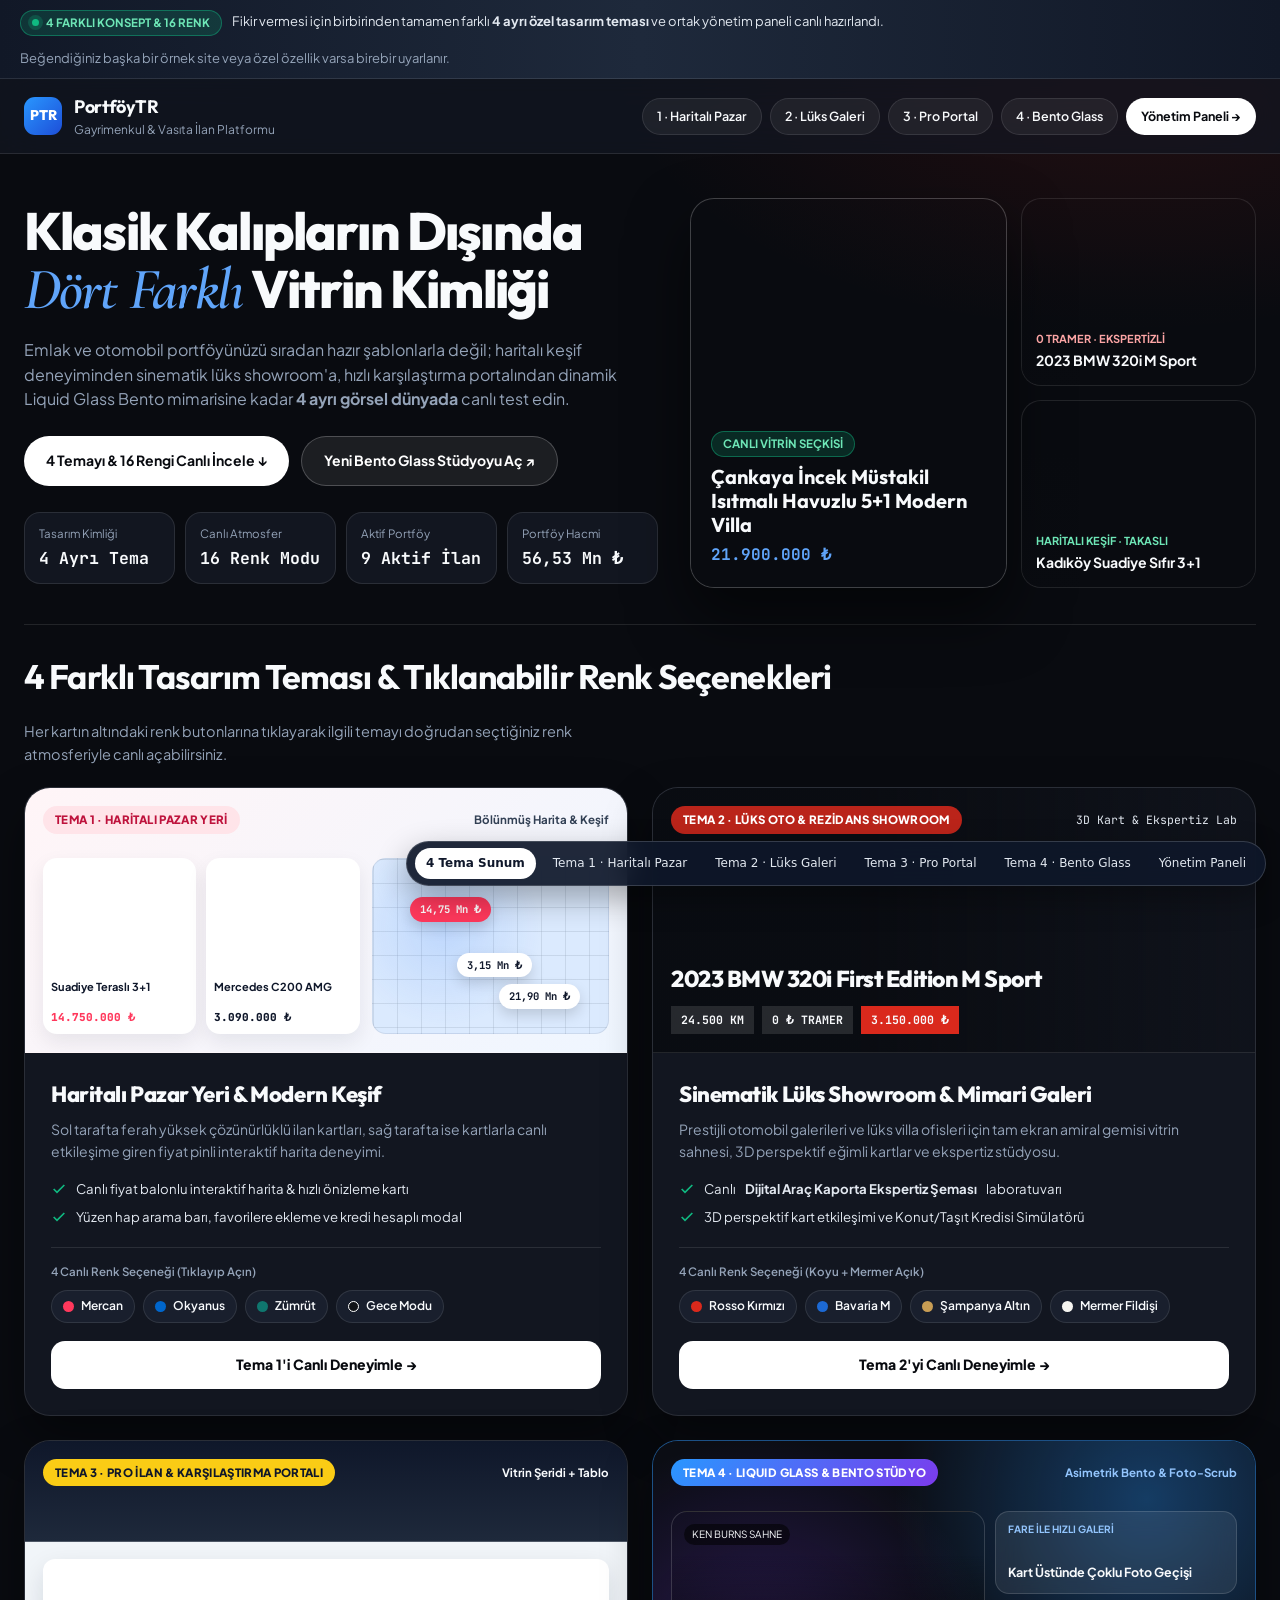
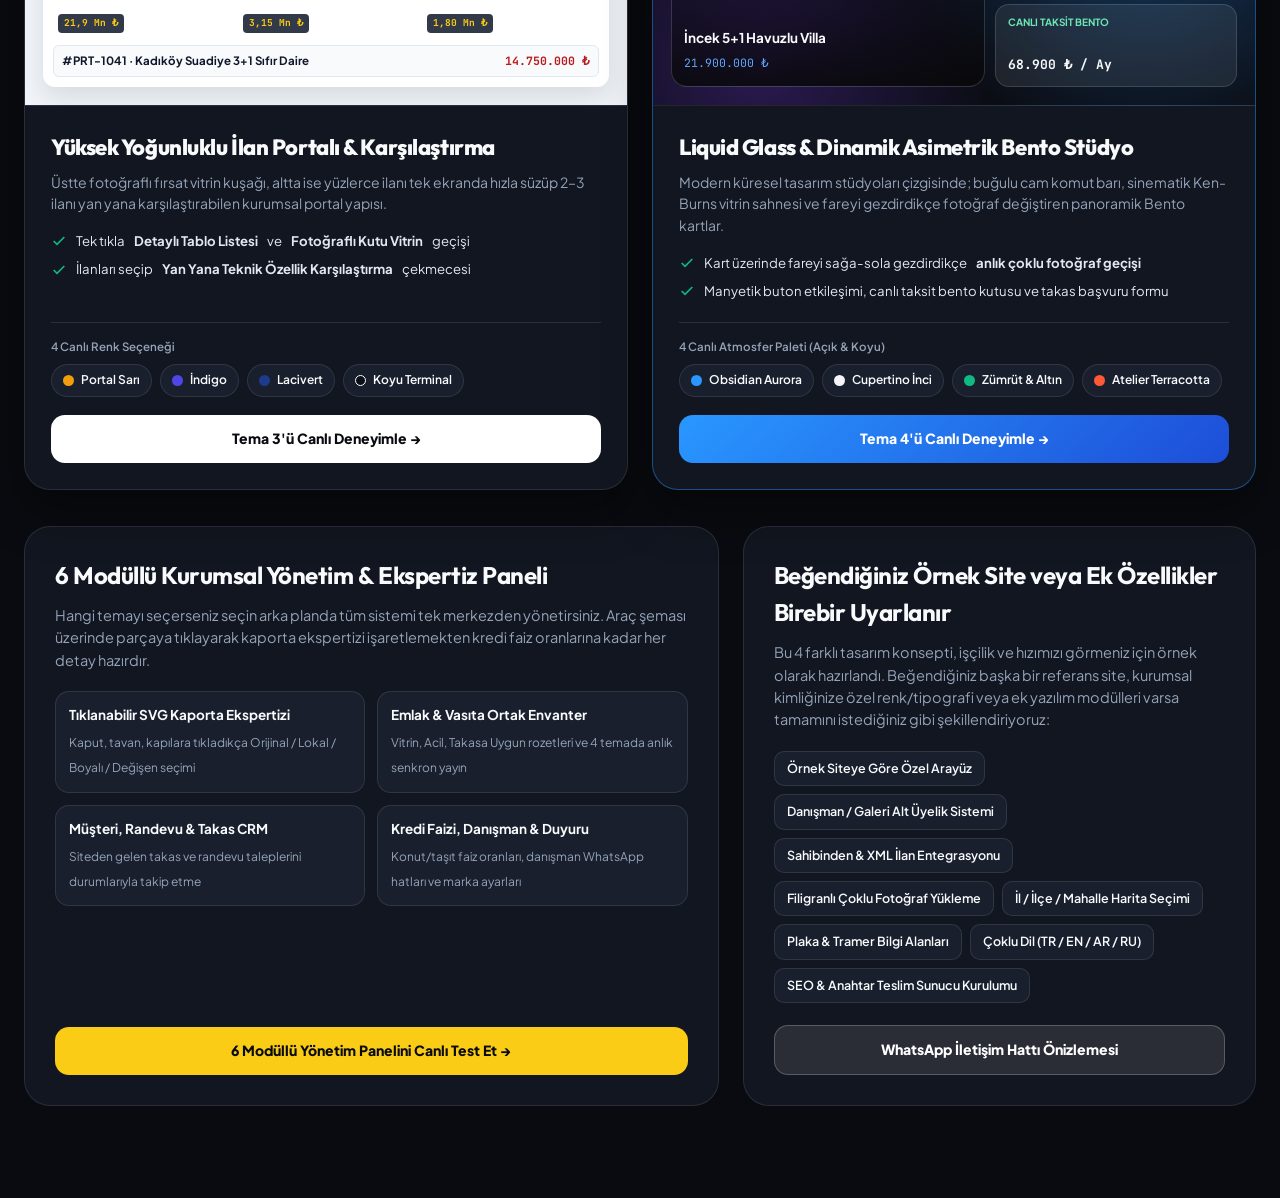
<file: index.html>
<!DOCTYPE html>
<html lang="tr">
<head>
  <meta charset="UTF-8" />
  <meta name="viewport" content="width=device-width, initial-scale=1.0" />
  <title>PortföyTR — 4 Farklı Profesyonel Tasarım Teması &amp; 16 Renk Seçeneği</title>
  <link rel="preconnect" href="https://fonts.googleapis.com" />
  <link rel="preconnect" href="https://fonts.gstatic.com" crossorigin />
  <link href="https://fonts.googleapis.com/css2?family=Cormorant+Garamond:ital,wght@1,600&family=JetBrains+Mono:wght@500;600;700&family=Outfit:wght@600;700;800&family=Plus+Jakarta+Sans:wght@400;500;600;700&display=swap" rel="stylesheet" />
  <style>
    :root {
      --bg: #090B10;
      --surface: #121620;
      --surface-2: #191F2D;
      --glass: rgba(18, 22, 32, 0.78);
      --line: rgba(255, 255, 255, 0.10);
      --line-strong: rgba(255, 255, 255, 0.22);
      --ink: #F8FAFC;
      --muted: #94A3B8;
      --gold: #EAB308;
      --blue: #2997FF;
      --coral: #FF385C;
      --crimson: #DA291C;
      --emerald: #10B981;
      --display: 'Outfit', system-ui, -apple-system, sans-serif;
      --sans: 'Plus Jakarta Sans', system-ui, -apple-system, sans-serif;
      --serif: 'Cormorant Garamond', Georgia, serif;
      --mono: 'JetBrains Mono', monospace;
    }

    *, *::before, *::after { box-sizing: border-box; margin: 0; padding: 0; }
    html { scroll-behavior: smooth; }
    ::selection { background: var(--blue); color: #fff; }
    ::-webkit-scrollbar { width: 9px; height: 9px; }
    ::-webkit-scrollbar-track { background: var(--bg); }
    ::-webkit-scrollbar-thumb { background: var(--surface-2); border-radius: 99px; }

    body {
      font-family: var(--sans);
      background:
        radial-gradient(960px 480px at 12% -6%, rgba(41, 151, 255, 0.16), transparent 62%),
        radial-gradient(860px 460px at 88% 2%, rgba(218, 41, 28, 0.13), transparent 60%),
        var(--bg);
      color: var(--ink);
      line-height: 1.55;
      -webkit-font-smoothing: antialiased;
      padding-bottom: 92px;
      overflow-x: hidden;
    }

    a { color: inherit; text-decoration: none; }
    button { font-family: inherit; cursor: pointer; }
    .num { font-family: var(--mono); font-variant-numeric: tabular-nums; }

    /* Üst Canlı Bilgilendirme Bandı */
    .notice-bar {
      background: linear-gradient(90deg, #111827, #1E293B, #111827);
      border-bottom: 1px solid var(--line);
      padding: 10px 20px;
      font-size: 13px;
      color: #E2E8F0;
    }
    .notice-inner {
      max-width: 1400px;
      margin: 0 auto;
      display: flex;
      justify-content: space-between;
      align-items: center;
      gap: 12px;
      flex-wrap: wrap;
    }
    .live-badge {
      display: inline-flex;
      align-items: center;
      gap: 7px;
      padding: 3px 11px;
      border-radius: 999px;
      background: rgba(16, 185, 129, 0.18);
      border: 1px solid rgba(16, 185, 129, 0.45);
      color: #6EE7B7;
      font-size: 11.5px;
      font-weight: 700;
    }
    .live-badge i {
      width: 7px;
      height: 7px;
      border-radius: 50%;
      background: #10B981;
      display: inline-block;
      box-shadow: 0 0 0 4px rgba(16, 185, 129, 0.22);
    }

    /* Yüzen Cam Navigasyon */
    .topbar {
      position: sticky;
      top: 0;
      z-index: 95;
      background: var(--glass);
      backdrop-filter: blur(20px) saturate(165%);
      border-bottom: 1px solid var(--line);
    }
    .topbar-inner {
      max-width: 1400px;
      margin: 0 auto;
      padding: 14px 24px;
      display: flex;
      align-items: center;
      justify-content: space-between;
      gap: 16px;
      flex-wrap: wrap;
    }
    .brand {
      display: flex;
      align-items: center;
      gap: 12px;
    }
    .brand-mark {
      width: 38px;
      height: 38px;
      border-radius: 11px;
      background: linear-gradient(135deg, #2997FF, #1D4ED8);
      color: #fff;
      display: grid;
      place-items: center;
      font-family: var(--display);
      font-weight: 800;
      font-size: 14px;
    }
    .brand strong {
      display: block;
      font-family: var(--display);
      font-size: 18px;
      letter-spacing: -0.02em;
    }
    .brand span {
      display: block;
      font-size: 12px;
      color: var(--muted);
    }

    .nav-links {
      display: flex;
      align-items: center;
      gap: 8px;
      flex-wrap: wrap;
    }
    .nav-chip {
      padding: 8px 14px;
      border-radius: 999px;
      font-size: 12.5px;
      font-weight: 600;
      background: rgba(255,255,255,0.06);
      border: 1px solid var(--line);
      transition: all 0.2s cubic-bezier(0.16, 1, 0.3, 1);
    }
    .nav-chip:hover {
      background: rgba(255,255,255,0.14);
      border-color: var(--line-strong);
      transform: translateY(-1px);
    }
    .nav-chip.admin {
      background: #FFFFFF;
      color: #090B10;
      font-weight: 700;
    }

    .container {
      max-width: 1400px;
      margin: 0 auto;
      padding: 0 24px;
    }

    /* Görseli Doyurucu Sinematik Hero Sahnesi */
    .hero {
      padding: 44px 0 36px;
      display: grid;
      grid-template-columns: minmax(0, 1.12fr) minmax(0, 1fr);
      gap: 32px;
      align-items: center;
    }
    .hero h1 {
      font-family: var(--display);
      font-size: clamp(32px, 4.1vw, 54px);
      line-height: 1.07;
      letter-spacing: -0.035em;
      font-weight: 800;
      margin-bottom: 16px;
    }
    .hero h1 em {
      font-family: var(--serif);
      font-style: italic;
      font-weight: 600;
      font-size: 1.12em;
      color: #60A5FA;
    }
    .hero-desc {
      font-size: 16px;
      color: var(--muted);
      max-width: 610px;
      margin-bottom: 24px;
    }
    .hero-actions {
      display: flex;
      gap: 12px;
      flex-wrap: wrap;
      margin-bottom: 26px;
    }
    .btn-hero {
      display: inline-flex;
      align-items: center;
      gap: 9px;
      padding: 13px 22px;
      border-radius: 999px;
      font-size: 14px;
      font-weight: 700;
      transition: transform 0.22s cubic-bezier(0.16, 1, 0.3, 1), box-shadow 0.22s ease;
    }
    .btn-hero.primary {
      background: #FFFFFF;
      color: #090B10;
    }
    .btn-hero.primary:hover {
      transform: translateY(-2px);
      box-shadow: 0 12px 28px rgba(255,255,255,0.22);
    }
    .btn-hero.secondary {
      background: rgba(255,255,255,0.08);
      border: 1px solid var(--line-strong);
      color: #fff;
    }
    .btn-hero.secondary:hover {
      background: rgba(255,255,255,0.14);
      transform: translateY(-2px);
    }

    .hero-metrics {
      display: grid;
      grid-template-columns: repeat(4, minmax(0, 1fr));
      gap: 10px;
    }
    .m-pill {
      padding: 12px 14px;
      border-radius: 16px;
      background: var(--surface);
      border: 1px solid var(--line);
    }
    .m-pill small {
      display: block;
      font-size: 11.5px;
      color: var(--muted);
      margin-bottom: 3px;
    }
    .m-pill strong {
      font-size: 16.5px;
      font-weight: 700;
    }

    /* Sağ Canlı Çift Katmanlı Fotoğraf & Etkileşim Kolajı */
    .hero-visual-deck {
      position: relative;
      display: grid;
      grid-template-columns: 1.15fr 0.85fr;
      gap: 14px;
      min-height: 390px;
    }
    .deck-main-photo {
      position: relative;
      border-radius: 24px;
      overflow: hidden;
      border: 1px solid var(--line-strong);
      background-size: cover;
      background-position: center;
      box-shadow: 0 28px 60px rgba(0,0,0,0.55);
      display: flex;
      flex-direction: column;
      justify-content: flex-end;
      padding: 20px;
      transition: background-image 0.6s ease;
    }
    .deck-main-photo::before {
      content: '';
      position: absolute;
      inset: 0;
      background: linear-gradient(180deg, rgba(9,11,16,0.10) 20%, rgba(9,11,16,0.88) 100%);
    }
    .deck-main-info {
      position: relative;
      z-index: 2;
    }
    .deck-side-stack {
      display: grid;
      grid-template-rows: 1fr 1fr;
      gap: 14px;
    }
    .deck-side-card {
      position: relative;
      border-radius: 20px;
      overflow: hidden;
      border: 1px solid var(--line);
      background-size: cover;
      background-position: center;
      display: flex;
      align-items: flex-end;
      padding: 14px;
    }
    .deck-side-card::before {
      content: '';
      position: absolute;
      inset: 0;
      background: linear-gradient(180deg, transparent 25%, rgba(9,11,16,0.88) 100%);
    }
    .deck-side-card div { position: relative; z-index: 2; }

    /* 2x2 Büyük Görsel 4-Tema Vitrini */
    .themes-header {
      padding: 26px 0 22px;
      border-top: 1px solid var(--line);
      display: flex;
      justify-content: space-between;
      align-items: flex-end;
      gap: 16px;
      flex-wrap: wrap;
    }
    .themes-header h2 {
      font-family: var(--display);
      font-size: clamp(24px, 2.8vw, 34px);
      letter-spacing: -0.025em;
    }
    .themes-header p {
      color: var(--muted);
      font-size: 14.5px;
      max-width: 560px;
    }

    .themes-grid-4 {
      display: grid;
      grid-template-columns: repeat(2, minmax(0, 1fr));
      gap: 24px;
    }

    .t-showcase-card {
      --mx: 50%;
      --my: 50%;
      position: relative;
      border-radius: 26px;
      background: var(--surface);
      border: 1px solid var(--line);
      overflow: hidden;
      display: flex;
      flex-direction: column;
      box-shadow: 0 22px 48px rgba(0, 0, 0, 0.38);
      transition: transform 0.34s cubic-bezier(0.16, 1, 0.3, 1), border-color 0.25s ease;
    }
    .t-showcase-card:hover {
      transform: translateY(-6px);
      border-color: rgba(255, 255, 255, 0.35);
    }

    /* Her Temanın Gerçek Fotoğraflı Zengin Sahne Önizlemesi */
    .t-stage {
      height: 265px;
      position: relative;
      overflow: hidden;
      padding: 18px;
      display: flex;
      flex-direction: column;
      justify-content: space-between;
      border-bottom: 1px solid var(--line);
    }
    .t-stage-t1 {
      background: linear-gradient(135deg, #FFF5F7 0%, #EFF6FF 100%);
      color: #0F172A;
    }
    .t-stage-t2 {
      background:
        linear-gradient(90deg, rgba(9,11,16,0.92) 34%, rgba(9,11,16,0.30) 100%),
        url('https://images.unsplash.com/photo-1555215695-3004980ad54e?auto=format&fit=crop&w=1000&q=80') center/cover;
    }
    .t-stage-t3 {
      background: linear-gradient(180deg, #0F172A 0%, #1E293B 38%, #F1F5F9 38.3%, #F1F5F9 100%);
      color: #0F172A;
    }
    .t-stage-t4 {
      background:
        radial-gradient(420px circle at 82% 22%, rgba(41,151,255,0.34), transparent 60%),
        radial-gradient(380px circle at 18% 85%, rgba(124,58,237,0.28), transparent 60%),
        #0B0D14;
    }

    .t-stage-head {
      display: flex;
      justify-content: space-between;
      align-items: center;
      z-index: 2;
    }
    .t-pill-tag {
      padding: 5px 12px;
      border-radius: 999px;
      font-size: 11.5px;
      font-weight: 800;
      letter-spacing: 0.03em;
    }

    /* Tema 1 Görsel Önizleme: Fotoğraflı Kartlar + Canlı Fiyat Pinli Harita */
    .mock-t1 {
      display: grid;
      grid-template-columns: 1.2fr 0.9fr;
      gap: 12px;
      height: 176px;
    }
    .mock-t1-cards {
      display: grid;
      grid-template-columns: 1fr 1fr;
      gap: 10px;
    }
    .mock-t1-card {
      background: #fff;
      border-radius: 14px;
      padding: 8px;
      box-shadow: 0 8px 20px rgba(15,23,42,0.08);
      display: flex;
      flex-direction: column;
      justify-content: space-between;
    }
    .mock-t1-img {
      height: 92px;
      border-radius: 10px;
      background-size: cover;
      background-position: center;
      transition: transform 0.45s ease;
    }
    .t-showcase-card:hover .mock-t1-img { transform: scale(1.04); }
    .mock-t1-map {
      border-radius: 14px;
      background: #DBEAFE;
      background-image:
        radial-gradient(circle at 30% 40%, rgba(59,130,246,0.18), transparent 50%),
        linear-gradient(rgba(148,163,184,0.28) 1px, transparent 1px),
        linear-gradient(90deg, rgba(148,163,184,0.28) 1px, transparent 1px);
      background-size: 100% 100%, 24px 24px, 24px 24px;
      position: relative;
      border: 1px solid rgba(15,23,42,0.08);
    }
    .map-bubble {
      position: absolute;
      padding: 4px 10px;
      border-radius: 999px;
      background: #fff;
      color: #0F172A;
      font-family: var(--mono);
      font-size: 10.5px;
      font-weight: 700;
      box-shadow: 0 6px 14px rgba(0,0,0,0.15);
    }
    .map-bubble.hot {
      background: #FF385C;
      color: #fff;
      animation: floatPin 2.8s ease-in-out infinite;
    }
    @keyframes floatPin {
      0%, 100% { transform: translateY(0); }
      50% { transform: translateY(-4px); }
    }

    /* Tema 3 Görsel Önizleme: Fotoğraflı Fırsat Şeridi + Tablo */
    .mock-t3 {
      background: #fff;
      border-radius: 12px;
      padding: 10px;
      box-shadow: 0 10px 26px rgba(15,23,42,0.12);
      display: grid;
      gap: 8px;
    }
    .mock-t3-strip {
      display: grid;
      grid-template-columns: repeat(3, 1fr);
      gap: 8px;
    }
    .mock-t3-tile {
      height: 68px;
      border-radius: 7px;
      background-size: cover;
      background-position: center;
      position: relative;
      overflow: hidden;
    }
    .mock-t3-tile span {
      position: absolute;
      bottom: 4px;
      left: 5px;
      padding: 2px 6px;
      border-radius: 4px;
      background: rgba(15,23,42,0.85);
      color: #FACC15;
      font-family: var(--mono);
      font-size: 9.5px;
      font-weight: 700;
    }
    .mock-t3-row {
      display: flex;
      justify-content: space-between;
      align-items: center;
      font-size: 11.5px;
      padding: 6px 8px;
      border-radius: 6px;
      background: #F8FAFC;
      border: 1px solid #E2E8F0;
    }

    /* Tema 4 Görsel Önizleme: Asimetrik Liquid Glass Bento */
    .mock-t4 {
      display: grid;
      grid-template-columns: 1.3fr 1fr;
      gap: 10px;
      height: 176px;
    }
    .mock-t4-hero {
      border-radius: 16px;
      background:
        linear-gradient(180deg, transparent 25%, rgba(9,9,11,0.88) 100%),
        url('https://images.unsplash.com/photo-1600596542815-ffad4c1539a9?auto=format&fit=crop&w=700&q=75') center/cover;
      border: 1px solid rgba(255,255,255,0.16);
      padding: 12px;
      display: flex;
      flex-direction: column;
      justify-content: space-between;
    }
    .mock-t4-side {
      display: grid;
      grid-template-rows: 1fr 1fr;
      gap: 10px;
    }
    .mock-t4-box {
      border-radius: 14px;
      padding: 10px 12px;
      background: rgba(255,255,255,0.08);
      backdrop-filter: blur(12px);
      border: 1px solid rgba(255,255,255,0.14);
      display: flex;
      flex-direction: column;
      justify-content: space-between;
    }

    .t-info {
      padding: 24px 26px 26px;
      display: flex;
      flex-direction: column;
      flex: 1;
    }
    .t-info h3 {
      font-family: var(--display);
      font-size: 22px;
      font-weight: 800;
      letter-spacing: -0.02em;
      margin-bottom: 8px;
    }
    .t-info p {
      color: var(--muted);
      font-size: 14px;
      margin-bottom: 16px;
    }
    .t-points {
      list-style: none;
      display: grid;
      gap: 8px;
      margin-bottom: 20px;
      font-size: 13.2px;
      color: #E2E8F0;
    }
    .t-points li {
      display: flex;
      align-items: center;
      gap: 9px;
    }
    .t-points svg {
      flex-shrink: 0;
      color: var(--emerald);
    }

    .t-palettes {
      margin-top: auto;
      padding-top: 15px;
      border-top: 1px solid var(--line);
      margin-bottom: 18px;
    }
    .t-palettes-label {
      font-size: 11.5px;
      color: var(--muted);
      font-weight: 600;
      margin-bottom: 9px;
      display: flex;
      justify-content: space-between;
    }
    .palette-row {
      display: flex;
      gap: 8px;
      flex-wrap: wrap;
    }
    .pal-link {
      display: inline-flex;
      align-items: center;
      gap: 7px;
      padding: 6px 11px;
      border-radius: 999px;
      background: var(--surface-2);
      border: 1px solid var(--line);
      font-size: 12px;
      font-weight: 600;
      transition: all 0.18s ease;
    }
    .pal-link:hover {
      border-color: #fff;
      transform: translateY(-1px);
    }
    .pal-dot {
      width: 11px;
      height: 11px;
      border-radius: 50%;
    }

    .t-launch {
      display: flex;
      align-items: center;
      justify-content: center;
      gap: 8px;
      width: 100%;
      padding: 13px 18px;
      border-radius: 14px;
      background: #FFFFFF;
      color: #090B10;
      font-weight: 800;
      font-size: 14px;
      transition: background 0.2s, transform 0.2s;
    }
    .t-launch:hover {
      background: #E2E8F0;
    }

    /* Alt Admin + Birebir Özelleştirme Garantisi */
    .bottom-duo {
      margin-top: 36px;
      display: grid;
      grid-template-columns: 1.15fr 0.85fr;
      gap: 24px;
    }
    .duo-panel {
      border-radius: 26px;
      padding: 30px;
      background: var(--surface);
      border: 1px solid var(--line);
      display: flex;
      flex-direction: column;
      justify-content: space-between;
    }
    .duo-panel h3 {
      font-family: var(--display);
      font-size: 24px;
      letter-spacing: -0.02em;
      margin-bottom: 10px;
    }
    .duo-panel p {
      color: var(--muted);
      font-size: 14.5px;
      margin-bottom: 20px;
    }
    .mod-grid {
      display: grid;
      grid-template-columns: 1fr 1fr;
      gap: 12px;
      margin-bottom: 22px;
    }
    .mod-item {
      padding: 13px;
      border-radius: 14px;
      background: var(--surface-2);
      border: 1px solid var(--line);
    }
    .mod-item strong {
      display: block;
      font-size: 13.5px;
      margin-bottom: 3px;
    }
    .mod-item span {
      font-size: 12px;
      color: var(--muted);
    }

    .custom-chips {
      display: flex;
      flex-wrap: wrap;
      gap: 8px;
      margin-bottom: 22px;
    }
    .custom-chips span {
      padding: 7px 12px;
      border-radius: 10px;
      background: var(--surface-2);
      border: 1px solid var(--line);
      font-size: 12.5px;
      font-weight: 600;
    }

    @media (prefers-reduced-motion: reduce) {
      *, *::before, *::after {
        animation-duration: 0.01ms !important;
        transition-duration: 0.01ms !important;
      }
    }

    @media (max-width: 1080px) {
      .hero, .themes-grid-4, .bottom-duo { grid-template-columns: 1fr; }
    }
    @media (max-width: 680px) {
      .container { padding: 0 16px; }
      .hero-metrics, .mod-grid, .hero-visual-deck { grid-template-columns: 1fr; }
      .mock-t1, .mock-t4 { grid-template-columns: 1fr; }
    }
  </style>
</head>
<body>

  <div class="notice-bar">
    <div class="notice-inner">
      <div>
        <span class="live-badge"><i></i> 4 FARKLI KONSEPT &amp; 16 RENK</span>
        <span style="margin-left:8px;">Fikir vermesi için birbirinden tamamen farklı <strong>4 ayrı özel tasarım teması</strong> ve ortak yönetim paneli canlı hazırlandı.</span>
      </div>
      <span style="color:#94A3B8;">Beğendiğiniz başka bir örnek site veya özel özellik varsa birebir uyarlanır.</span>
    </div>
  </div>

  <header class="topbar">
    <div class="topbar-inner">
      <a href="./index.html" class="brand">
        <div class="brand-mark">PTR</div>
        <div>
          <strong id="hubBrandName">PortföyTR</strong>
          <span id="hubBrandSlogan">Gayrimenkul &amp; Otomotiv Çoklu Vitrin Stüdyosu</span>
        </div>
      </a>
      <nav class="nav-links" aria-label="4 Tema Hızlı Geçiş">
        <a class="nav-chip" href="./tema-1-vitrin/index.html">1 · Haritalı Pazar</a>
        <a class="nav-chip" href="./tema-2-prestij/index.html">2 · Lüks Galeri</a>
        <a class="nav-chip" href="./tema-3-kurumsal/index.html">3 · Pro Portal</a>
        <a class="nav-chip" href="./tema-4-bento/index.html">4 · Bento Glass</a>
        <a class="nav-chip admin" href="./admin.html">Yönetim Paneli →</a>
      </nav>
    </div>
  </header>

  <main class="container">
    <!-- Görseli Doyurucu Sinematik Hero -->
    <section class="hero">
      <div>
        <h1>Klasik Kalıpların Dışında <em>Dört Farklı</em> Vitrin Kimliği</h1>
        <p class="hero-desc">
          Emlak ve otomobil portföyünüzü sıradan hazır şablonlarla değil; haritalı keşif deneyiminden sinematik lüks showroom'a, hızlı karşılaştırma portalından dinamik Liquid Glass Bento mimarisine kadar <strong>4 ayrı görsel dünyada</strong> canlı test edin.
        </p>
        <div class="hero-actions">
          <a href="#dort-tema" class="btn-hero primary">4 Temayı &amp; 16 Rengi Canlı İncele ↓</a>
          <a href="./tema-4-bento/index.html" class="btn-hero secondary">Yeni Bento Glass Stüdyoyu Aç ↗</a>
        </div>
        <div class="hero-metrics">
          <div class="m-pill">
            <small>Tasarım Kimliği</small>
            <strong class="num">4 Ayrı Tema</strong>
          </div>
          <div class="m-pill">
            <small>Canlı Atmosfer</small>
            <strong class="num">16 Renk Modu</strong>
          </div>
          <div class="m-pill">
            <small>Aktif Portföy</small>
            <strong class="num" id="mTotalCount">9 İlan</strong>
          </div>
          <div class="m-pill">
            <small>Portföy Hacmi</small>
            <strong class="num" id="mTotalVolume">56,5 Mn ₺</strong>
          </div>
        </div>
      </div>

      <!-- Sağ Canlı Değişen Fotoğraf Sahnesi -->
      <div class="hero-visual-deck" aria-label="Canlı Görsel Portföy Önizlemesi">
        <a href="./tema-4-bento/index.html" class="deck-main-photo" id="deckMainPhoto" style="background-image:url('https://images.unsplash.com/photo-1600596542815-ffad4c1539a9?auto=format&fit=crop&w=1000&q=80')">
          <div class="deck-main-info">
            <span class="live-badge" style="margin-bottom:8px;">CANLI VİTRİN SEÇKİSİ</span>
            <strong style="display:block;font-family:var(--display);font-size:20px;line-height:1.2;" id="deckMainTitle">Çankaya İncek Müstakil Isıtmalı Havuzlu 5+1 Modern Villa</strong>
            <span class="num" style="display:inline-block;margin-top:6px;font-size:16px;color:#60A5FA;font-weight:700;" id="deckMainPrice">21.900.000 ₺</span>
          </div>
        </a>
        <div class="deck-side-stack">
          <a href="./tema-2-prestij/index.html" class="deck-side-card" style="background-image:url('https://images.unsplash.com/photo-1555215695-3004980ad54e?auto=format&fit=crop&w=700&q=80')">
            <div>
              <span style="font-size:11px;font-weight:700;color:#FCA5A5;">0 TRAMER · EKSPERTİZLİ</span>
              <strong style="display:block;font-size:14px;">2023 BMW 320i M Sport</strong>
            </div>
          </a>
          <a href="./tema-1-vitrin/index.html" class="deck-side-card" style="background-image:url('https://images.unsplash.com/photo-1600585154340-be6161a56a0c?auto=format&fit=crop&w=700&q=80')">
            <div>
              <span style="font-size:11px;font-weight:700;color:#6EE7B7;">HARİTALI KEŞİF · TAKASLI</span>
              <strong style="display:block;font-size:14px;">Kadıköy Suadiye Sıfır 3+1</strong>
            </div>
          </a>
        </div>
      </div>
    </section>

    <!-- 4 Farklı Tema Vitrini -->
    <section id="dort-tema">
      <div class="themes-header">
        <h2>4 Farklı Tasarım Teması &amp; Tıklanabilir Renk Seçenekleri</h2>
        <p>Her kartın altındaki renk butonlarına tıklayarak ilgili temayı doğrudan seçtiğiniz renk atmosferiyle canlı açabilirsiniz.</p>
      </div>

      <div class="themes-grid-4">
        <!-- TEMA 4 (YENİ BENTO GLASS EN BAŞTA VEYA SIRALI — NET SIRALAMA 1-2-3-4 YAPALIM, 4. TEMAYA YENİ ETİKETİ KOYALIM) -->
        <!-- TEMA 1 -->
        <article class="t-showcase-card">
          <div class="t-stage t-stage-t1">
            <div class="t-stage-head">
              <span class="t-pill-tag" style="background:#FFE4E9;color:#BE123C;">TEMA 1 · HARİTALI PAZAR YERİ</span>
              <span style="font-size:11.5px;font-weight:700;color:#334155;">Bölünmüş Harita &amp; Keşif</span>
            </div>
            <div class="mock-t1" aria-hidden="true">
              <div class="mock-t1-cards">
                <div class="mock-t1-card">
                  <div class="mock-t1-img" style="background-image:url('https://images.unsplash.com/photo-1600585154340-be6161a56a0c?auto=format&fit=crop&w=500&q=75')"></div>
                  <div style="font-size:11px;font-weight:700;margin-top:5px;">Suadiye Teraslı 3+1</div>
                  <div class="num" style="font-size:11px;font-weight:800;color:#FF385C;">14.750.000 ₺</div>
                </div>
                <div class="mock-t1-card">
                  <div class="mock-t1-img" style="background-image:url('https://images.unsplash.com/photo-1618843479313-40f8afb4b4d8?auto=format&fit=crop&w=500&q=75')"></div>
                  <div style="font-size:11px;font-weight:700;margin-top:5px;">Mercedes C200 AMG</div>
                  <div class="num" style="font-size:11px;font-weight:800;color:#0F172A;">3.090.000 ₺</div>
                </div>
              </div>
              <div class="mock-t1-map">
                <span class="map-bubble hot" style="top:22%;left:16%;">14,75 Mn ₺</span>
                <span class="map-bubble" style="top:54%;left:36%;">3,15 Mn ₺</span>
                <span class="map-bubble" style="bottom:14%;right:12%;">21,90 Mn ₺</span>
              </div>
            </div>
          </div>
          <div class="t-info">
            <h3>Haritalı Pazar Yeri &amp; Modern Keşif</h3>
            <p>Sol tarafta ferah yüksek çözünürlüklü ilan kartları, sağ tarafta ise kartlarla canlı etkileşime giren fiyat pinli interaktif harita deneyimi.</p>
            <ul class="t-points">
              <li><svg width="16" height="16" viewBox="0 0 24 24" fill="none" stroke="currentColor" stroke-width="2.5"><path d="M20 6L9 17l-5-5"/></svg> Canlı fiyat balonlu interaktif harita &amp; hızlı önizleme kartı</li>
              <li><svg width="16" height="16" viewBox="0 0 24 24" fill="none" stroke="currentColor" stroke-width="2.5"><path d="M20 6L9 17l-5-5"/></svg> Yüzen hap arama barı, favorilere ekleme ve kredi hesaplı modal</li>
            </ul>
            <div class="t-palettes">
              <div class="t-palettes-label"><span>4 Canlı Renk Seçeneği (Tıklayıp Açın)</span></div>
              <div class="palette-row">
                <a class="pal-link" href="./tema-1-vitrin/index.html?palette=rausch"><span class="pal-dot" style="background:#FF385C"></span>Mercan</a>
                <a class="pal-link" href="./tema-1-vitrin/index.html?palette=ocean"><span class="pal-dot" style="background:#0066CC"></span>Okyanus</a>
                <a class="pal-link" href="./tema-1-vitrin/index.html?palette=emerald"><span class="pal-dot" style="background:#0F766E"></span>Zümrüt</a>
                <a class="pal-link" href="./tema-1-vitrin/index.html?palette=midnight"><span class="pal-dot" style="background:#111317;border:1px solid #fff"></span>Gece Modu</a>
              </div>
            </div>
            <a href="./tema-1-vitrin/index.html" class="t-launch">Tema 1'i Canlı Deneyimle →</a>
          </div>
        </article>

        <!-- TEMA 2 -->
        <article class="t-showcase-card">
          <div class="t-stage t-stage-t2">
            <div class="t-stage-head">
              <span class="t-pill-tag" style="background:rgba(218,41,28,0.85);color:#fff;">TEMA 2 · LÜKS OTO &amp; REZİDANS SHOWROOM</span>
              <span class="num" style="font-size:11.5px;color:#E2E8F0;">3D Kart &amp; Ekspertiz Lab</span>
            </div>
            <div style="z-index:2;margin-top:auto;">
              <div style="font-family:var(--display);font-size:23px;font-weight:800;letter-spacing:-0.02em;">2023 BMW 320i First Edition M Sport</div>
              <div style="display:flex;gap:8px;margin-top:10px;flex-wrap:wrap;">
                <span class="num" style="padding:5px 10px;background:rgba(255,255,255,0.12);backdrop-filter:blur(8px);font-size:11.5px;font-weight:700;">24.500 KM</span>
                <span class="num" style="padding:5px 10px;background:rgba(255,255,255,0.12);backdrop-filter:blur(8px);font-size:11.5px;font-weight:700;">0 ₺ TRAMER</span>
                <span class="num" style="padding:5px 10px;background:#DA291C;font-size:11.5px;font-weight:700;">3.150.000 ₺</span>
              </div>
            </div>
          </div>
          <div class="t-info">
            <h3>Sinematik Lüks Showroom &amp; Mimari Galeri</h3>
            <p>Prestijli otomobil galerileri ve lüks villa ofisleri için tam ekran amiral gemisi vitrin sahnesi, 3D perspektif eğimli kartlar ve ekspertiz stüdyosu.</p>
            <ul class="t-points">
              <li><svg width="16" height="16" viewBox="0 0 24 24" fill="none" stroke="currentColor" stroke-width="2.5"><path d="M20 6L9 17l-5-5"/></svg> Canlı <strong>Dijital Araç Kaporta Ekspertiz Şeması</strong> laboratuvarı</li>
              <li><svg width="16" height="16" viewBox="0 0 24 24" fill="none" stroke="currentColor" stroke-width="2.5"><path d="M20 6L9 17l-5-5"/></svg> 3D perspektif kart etkileşimi ve Konut/Taşıt Kredisi Simülatörü</li>
            </ul>
            <div class="t-palettes">
              <div class="t-palettes-label"><span>4 Canlı Renk Seçeneği (Koyu + Mermer Açık)</span></div>
              <div class="palette-row">
                <a class="pal-link" href="./tema-2-prestij/index.html?palette=rosso"><span class="pal-dot" style="background:#DA291C"></span>Rosso Kırmızı</a>
                <a class="pal-link" href="./tema-2-prestij/index.html?palette=bavaria"><span class="pal-dot" style="background:#1C69D4"></span>Bavaria M</a>
                <a class="pal-link" href="./tema-2-prestij/index.html?palette=champagne"><span class="pal-dot" style="background:#C89D54"></span>Şampanya Altın</a>
                <a class="pal-link" href="./tema-2-prestij/index.html?palette=ivory"><span class="pal-dot" style="background:#F6F5F1"></span>Mermer Fildişi</a>
              </div>
            </div>
            <a href="./tema-2-prestij/index.html" class="t-launch">Tema 2'yi Canlı Deneyimle →</a>
          </div>
        </article>

        <!-- TEMA 3 -->
        <article class="t-showcase-card">
          <div class="t-stage t-stage-t3">
            <div class="t-stage-head">
              <span class="t-pill-tag" style="background:#FACC15;color:#0F172A;">TEMA 3 · PRO İLAN &amp; KARŞILAŞTIRMA PORTALI</span>
              <span style="font-size:11.5px;font-weight:700;color:#F8FAFC;">Vitrin Şeridi + Tablo</span>
            </div>
            <div class="mock-t3" aria-hidden="true">
              <div class="mock-t3-strip">
                <div class="mock-t3-tile" style="background-image:url('https://images.unsplash.com/photo-1600596542815-ffad4c1539a9?auto=format&fit=crop&w=400&q=70')"><span>21,9 Mn ₺</span></div>
                <div class="mock-t3-tile" style="background-image:url('https://images.unsplash.com/photo-1555215695-3004980ad54e?auto=format&fit=crop&w=400&q=70')"><span>3,15 Mn ₺</span></div>
                <div class="mock-t3-tile" style="background-image:url('https://images.unsplash.com/photo-1549317661-bd32c8ce0db2?auto=format&fit=crop&w=400&q=70')"><span>1,80 Mn ₺</span></div>
              </div>
              <div class="mock-t3-row">
                <strong>#PRT-1041 · Kadıköy Suadiye 3+1 Sıfır Daire</strong>
                <strong class="num" style="color:#B91C1C;">14.750.000 ₺</strong>
              </div>
            </div>
          </div>
          <div class="t-info">
            <h3>Yüksek Yoğunluklu İlan Portalı &amp; Karşılaştırma</h3>
            <p>Üstte fotoğraflı fırsat vitrin kuşağı, altta ise yüzlerce ilanı tek ekranda hızla süzüp 2–3 ilanı yan yana karşılaştırabilen kurumsal portal yapısı.</p>
            <ul class="t-points">
              <li><svg width="16" height="16" viewBox="0 0 24 24" fill="none" stroke="currentColor" stroke-width="2.5"><path d="M20 6L9 17l-5-5"/></svg> Tek tıkla <strong>Detaylı Tablo Listesi</strong> ve <strong>Fotoğraflı Kutu Vitrin</strong> geçişi</li>
              <li><svg width="16" height="16" viewBox="0 0 24 24" fill="none" stroke="currentColor" stroke-width="2.5"><path d="M20 6L9 17l-5-5"/></svg> İlanları seçip <strong>Yan Yana Teknik Özellik Karşılaştırma</strong> çekmecesi</li>
            </ul>
            <div class="t-palettes">
              <div class="t-palettes-label"><span>4 Canlı Renk Seçeneği</span></div>
              <div class="palette-row">
                <a class="pal-link" href="./tema-3-kurumsal/index.html?palette=portal"><span class="pal-dot" style="background:#F59E0B"></span>Portal Sarı</a>
                <a class="pal-link" href="./tema-3-kurumsal/index.html?palette=indigo"><span class="pal-dot" style="background:#4F46E5"></span>İndigo</a>
                <a class="pal-link" href="./tema-3-kurumsal/index.html?palette=navy"><span class="pal-dot" style="background:#1E3A8A"></span>Lacivert</a>
                <a class="pal-link" href="./tema-3-kurumsal/index.html?palette=terminal"><span class="pal-dot" style="background:#0B0F17;border:1px solid #fff"></span>Koyu Terminal</a>
              </div>
            </div>
            <a href="./tema-3-kurumsal/index.html" class="t-launch">Tema 3'ü Canlı Deneyimle →</a>
          </div>
        </article>

        <!-- TEMA 4 -->
        <article class="t-showcase-card" style="border-color:rgba(41,151,255,0.45);">
          <div class="t-stage t-stage-t4">
            <div class="t-stage-head">
              <span class="t-pill-tag" style="background:linear-gradient(135deg,#2997FF,#7C3AED);color:#fff;">TEMA 4 · LIQUID GLASS &amp; BENTO STÜDYO</span>
              <span style="font-size:11.5px;font-weight:700;color:#93C5FD;">Asimetrik Bento &amp; Foto-Scrub</span>
            </div>
            <div class="mock-t4" aria-hidden="true">
              <div class="mock-t4-hero">
                <span style="font-size:10px;padding:3px 8px;border-radius:99px;background:rgba(0,0,0,0.55);align-self:flex-start;">KEN BURNS SAHNE</span>
                <div>
                  <strong style="font-size:13.5px;display:block;">İncek 5+1 Havuzlu Villa</strong>
                  <span class="num" style="font-size:11.5px;color:#60A5FA;">21.900.000 ₺</span>
                </div>
              </div>
              <div class="mock-t4-side">
                <div class="mock-t4-box">
                  <span style="font-size:10px;color:#93C5FD;font-weight:700;">FARE İLE HIZLI GALERİ</span>
                  <strong style="font-size:12.5px;">Kart Üstünde Çoklu Foto Geçişi</strong>
                </div>
                <div class="mock-t4-box">
                  <span style="font-size:10px;color:#6EE7B7;font-weight:700;">CANLI TAKSİT BENTO</span>
                  <strong class="num" style="font-size:13px;">68.900 ₺ / Ay</strong>
                </div>
              </div>
            </div>
          </div>
          <div class="t-info">
            <h3>Liquid Glass &amp; Dinamik Asimetrik Bento Stüdyo</h3>
            <p>Modern küresel tasarım stüdyoları çizgisinde; buğulu cam komut barı, sinematik Ken-Burns vitrin sahnesi ve fareyi gezdirdikçe fotoğraf değiştiren panoramik Bento kartlar.</p>
            <ul class="t-points">
              <li><svg width="16" height="16" viewBox="0 0 24 24" fill="none" stroke="currentColor" stroke-width="2.5"><path d="M20 6L9 17l-5-5"/></svg> Kart üzerinde fareyi sağa-sola gezdirdikçe <strong>anlık çoklu fotoğraf geçişi</strong></li>
              <li><svg width="16" height="16" viewBox="0 0 24 24" fill="none" stroke="currentColor" stroke-width="2.5"><path d="M20 6L9 17l-5-5"/></svg> Manyetik buton etkileşimi, canlı taksit bento kutusu ve takas başvuru formu</li>
            </ul>
            <div class="t-palettes">
              <div class="t-palettes-label"><span>4 Canlı Atmosfer Paleti (Açık &amp; Koyu)</span></div>
              <div class="palette-row">
                <a class="pal-link" href="./tema-4-bento/index.html?palette=obsidian"><span class="pal-dot" style="background:#2997FF"></span>Obsidian Aurora</a>
                <a class="pal-link" href="./tema-4-bento/index.html?palette=pearl"><span class="pal-dot" style="background:#F5F5F7"></span>Cupertino İnci</a>
                <a class="pal-link" href="./tema-4-bento/index.html?palette=emerald"><span class="pal-dot" style="background:#10B981"></span>Zümrüt &amp; Altın</a>
                <a class="pal-link" href="./tema-4-bento/index.html?palette=atelier"><span class="pal-dot" style="background:#FF5A36"></span>Atelier Terracotta</a>
              </div>
            </div>
            <a href="./tema-4-bento/index.html" class="t-launch" style="background:linear-gradient(135deg,#2997FF,#1D4ED8);color:#fff;">Tema 4'ü Canlı Deneyimle →</a>
          </div>
        </article>
      </div>
    </section>

    <!-- Alt Bölüm: 6 Modüllü Admin Paneli + Birebir Özelleştirme -->
    <section class="bottom-duo">
      <div class="duo-panel">
        <div>
          <h3>6 Modüllü Kurumsal Yönetim &amp; Ekspertiz Paneli</h3>
          <p>Hangi temayı seçerseniz seçin arka planda tüm sistemi tek merkezden yönetirsiniz. Araç şeması üzerinde parçaya tıklayarak kaporta ekspertizi işaretlemekten kredi faiz oranlarına kadar her detay hazırdır.</p>
          <div class="mod-grid">
            <div class="mod-item">
              <strong>Tıklanabilir SVG Kaporta Ekspertizi</strong>
              <span>Kaput, tavan, kapılara tıkladıkça Orijinal / Lokal / Boyalı / Değişen seçimi</span>
            </div>
            <div class="mod-item">
              <strong>Emlak &amp; Vasıta Ortak Envanter</strong>
              <span>Vitrin, Acil, Takasa Uygun rozetleri ve 4 temada anlık senkron yayın</span>
            </div>
            <div class="mod-item">
              <strong>Müşteri, Randevu &amp; Takas CRM</strong>
              <span>Siteden gelen takas ve randevu taleplerini durumlarıyla takip etme</span>
            </div>
            <div class="mod-item">
              <strong>Kredi Faizi, Danışman &amp; Duyuru</strong>
              <span>Konut/taşıt faiz oranları, danışman WhatsApp hatları ve marka ayarları</span>
            </div>
          </div>
        </div>
        <a href="./admin.html" class="t-launch" style="background:#FACC15;color:#090B10;">6 Modüllü Yönetim Panelini Canlı Test Et →</a>
      </div>

      <div class="duo-panel">
        <div>
          <h3>Beğendiğiniz Örnek Site veya Ek Özellikler Birebir Uyarlanır</h3>
          <p>Bu 4 farklı tasarım konsepti, işçilik ve hızımızı görmeniz için örnek olarak hazırlandı. Beğendiğiniz başka bir referans site, kurumsal kimliğinize özel renk/tipografi veya ek yazılım modülleri varsa tamamını istediğiniz gibi şekillendiriyoruz:</p>
          <div class="custom-chips">
            <span>Örnek Siteye Göre Özel Arayüz</span>
            <span>Danışman / Galeri Alt Üyelik Sistemi</span>
            <span>Sahibinden &amp; XML İlan Entegrasyonu</span>
            <span>Filigranlı Çoklu Fotoğraf Yükleme</span>
            <span>İl / İlçe / Mahalle Harita Seçimi</span>
            <span>Plaka &amp; Tramer Bilgi Alanları</span>
            <span>Çoklu Dil (TR / EN / AR / RU)</span>
            <span>SEO &amp; Anahtar Teslim Sunucu Kurulumu</span>
          </div>
        </div>
        <a id="hubWaLink" href="https://wa.me/905017037004" target="_blank" rel="noopener" class="t-launch" style="background:rgba(255,255,255,0.1);color:#fff;border:1px solid var(--line-strong);">WhatsApp İletişim Hattı Önizlemesi</a>
      </div>
    </section>
  </main>

  <script src="./assets/portfolio-engine.js"></script>
  <script>
    (function () {
      const cfg = PortfoyEngine.getConfig();
      const list = PortfoyEngine.getListings();
      document.getElementById('hubBrandName').textContent = cfg.siteName;
      document.getElementById('hubBrandSlogan').textContent = cfg.siteSlogan;

      const totalVal = list.reduce((s, x) => s + Number(x.price || 0), 0);
      document.getElementById('mTotalCount').textContent = list.length + ' Aktif İlan';
      document.getElementById('mTotalVolume').textContent = PortfoyEngine.formatShortPin(totalVal);

      if (cfg.phone) {
        document.getElementById('hubWaLink').href = 'https://wa.me/' + cfg.phone;
      }

      // Sağ Hero Görsel Sahnesini Canlı Döndür (Reduced Motion Korumalı)
      const reduced = window.matchMedia && window.matchMedia('(prefers-reduced-motion: reduce)').matches;
      const featured = list.filter(x => x.featured);
      let dIdx = 0;
      if (!reduced && featured.length > 1) {
        setInterval(() => {
          if (document.hidden) return;
          dIdx = (dIdx + 1) % featured.length;
          const it = featured[dIdx];
          if (!it || !it.images || !it.images[0]) return;
          document.getElementById('deckMainPhoto').style.backgroundImage = `url('${it.images[0]}')`;
          document.getElementById('deckMainTitle').textContent = it.title;
          document.getElementById('deckMainPrice').textContent = PortfoyEngine.formatPrice(it.price, it.dealType);
        }, 4200);
      }

      PortfoyEngine.mountThemeSwitcher('hub', './');
    })();
  </script>
</body>
</html>
</file>
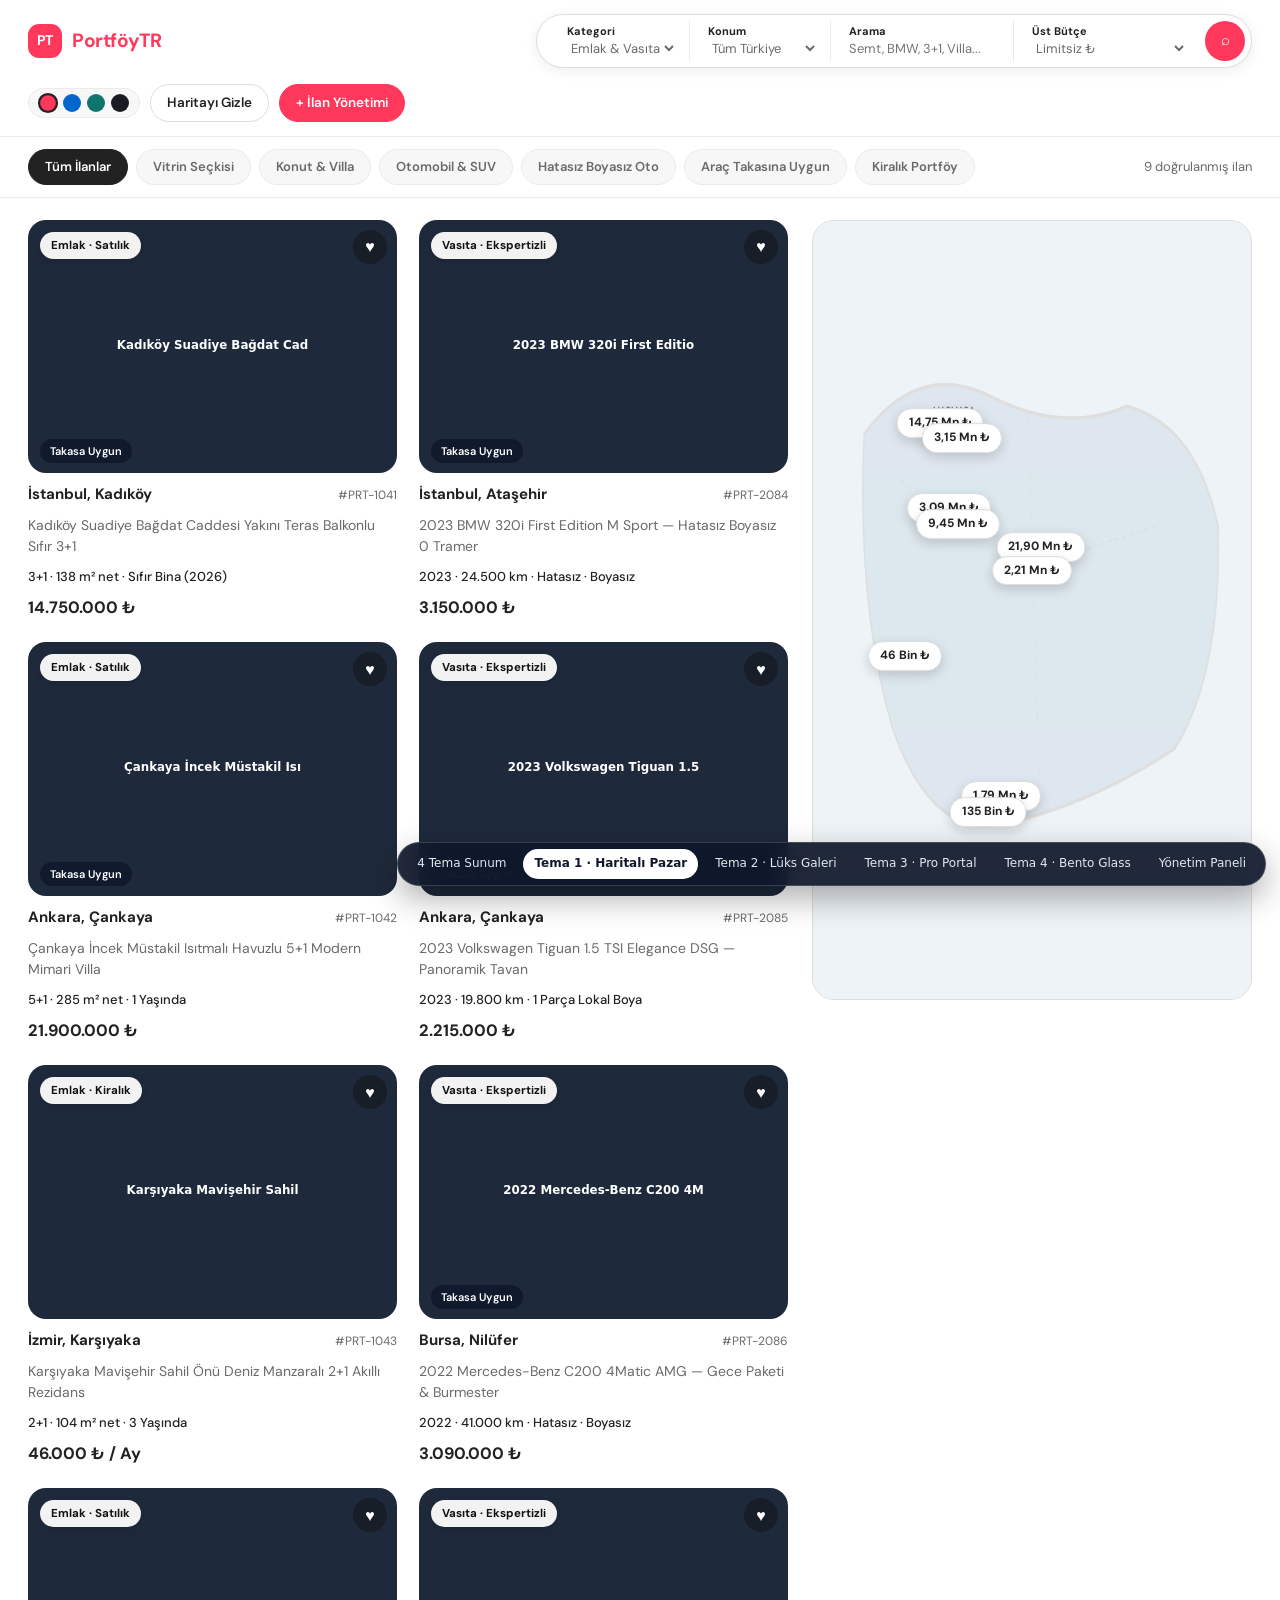
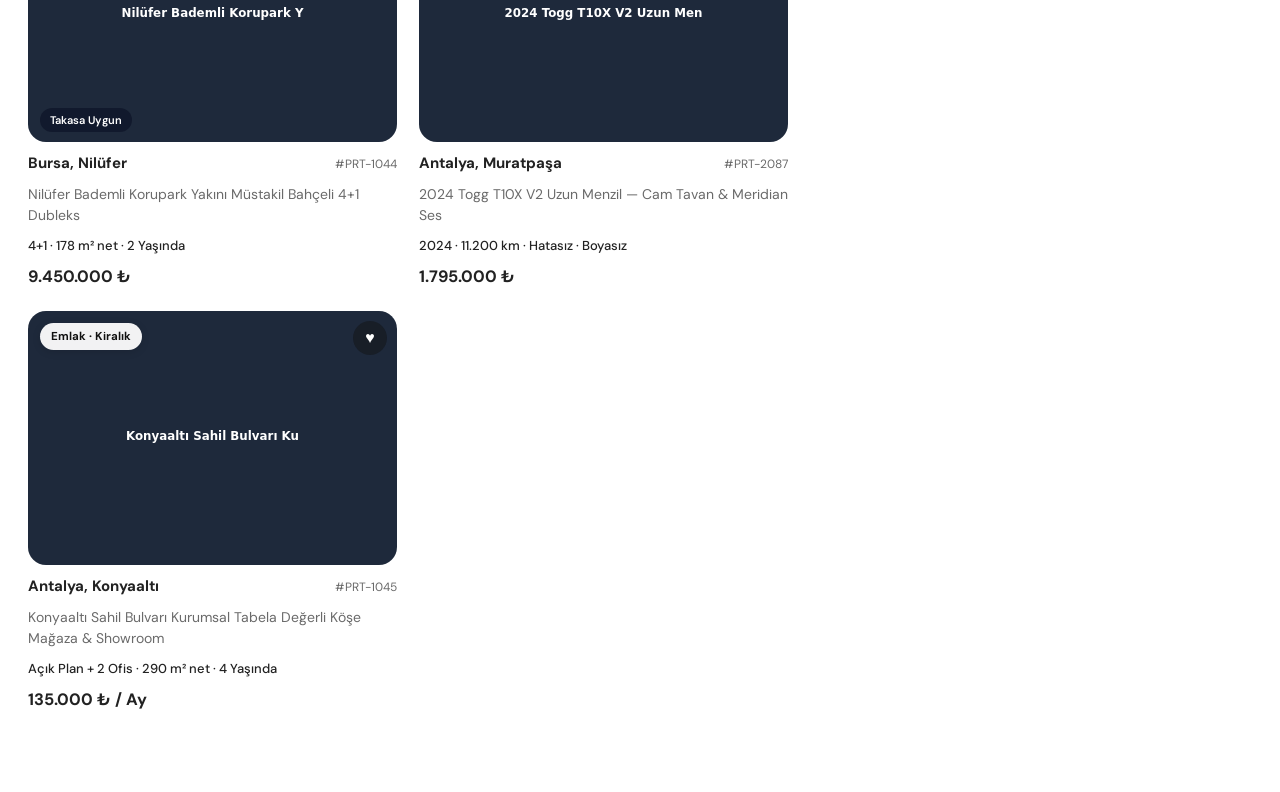
<file: tema-1-vitrin/index.html>
<!DOCTYPE html>
<html lang="tr" data-palette="rausch">
<head>
  <meta charset="utf-8">
  <meta name="viewport" content="width=device-width, initial-scale=1">
  <title>Tema 1: Haritalı Pazar Yeri &amp; Keşif — PortföyTR Emlak &amp; Vasıta</title>
  <link rel="preconnect" href="https://fonts.googleapis.com">
  <link rel="preconnect" href="https://fonts.gstatic.com" crossorigin>
  <link href="https://fonts.googleapis.com/css2?family=DM+Sans:ital,opsz,wght@0,9..40,400;0,9..40,500;0,9..40,600;0,9..40,700&display=swap" rel="stylesheet">
  <style>
    :root {
      --font: "DM Sans", -apple-system, BlinkMacSystemFont, "Segoe UI", sans-serif;
      --canvas: #FFFFFF;
      --surface: #F7F7F7;
      --card: #FFFFFF;
      --ink: #222222;
      --muted: #6A6A6A;
      --line: #DDDDDD;
      --line-soft: #EBEBEB;
      --accent: #FF385C;
      --accent-dark: #E00B41;
      --accent-soft: #FFF0F3;
      --map-bg: #EEF3F7;
      --map-land: #DCE6EE;
      --pin-bg: #FFFFFF;
      --pin-ink: #222222;
    }
    [data-palette="ocean"] {
      --accent: #0066CC;
      --accent-dark: #004C99;
      --accent-soft: #EDF5FF;
    }
    [data-palette="emerald"] {
      --accent: #0F766E;
      --accent-dark: #115E59;
      --accent-soft: #F0FDFA;
    }
    [data-palette="midnight"] {
      --canvas: #111317;
      --surface: #1A1D24;
      --card: #181B22;
      --ink: #F3F4F6;
      --muted: #9CA3AF;
      --line: #2B303B;
      --line-soft: #232730;
      --accent: #FF385C;
      --accent-dark: #FB7185;
      --accent-soft: #2D161E;
      --map-bg: #151922;
      --map-land: #202736;
      --pin-bg: #232834;
      --pin-ink: #F9FAFB;
    }

    *, *::before, *::after { box-sizing: border-box; }
    body {
      margin: 0;
      font-family: var(--font);
      background: var(--canvas);
      color: var(--ink);
      font-size: 14.5px;
      line-height: 1.48;
      overflow-x: hidden;
    }
    button, input, select { font: inherit; color: inherit; }
    a { color: inherit; text-decoration: none; }
    .num { font-variant-numeric: tabular-nums; }

    /* Airbnb-inspired Clean White Header + Floating Segmented Pill Search */
    .t1-header {
      position: sticky;
      top: 0;
      z-index: 80;
      background: var(--canvas);
      border-bottom: 1px solid var(--line-soft);
      padding: 14px 28px;
    }
    .t1-header-top {
      max-width: 1440px;
      margin: 0 auto;
      display: flex;
      align-items: center;
      justify-content: space-between;
      gap: 16px;
      flex-wrap: wrap;
    }
    .t1-logo {
      display: flex;
      align-items: center;
      gap: 10px;
      font-weight: 700;
      font-size: 1.2rem;
      letter-spacing: -0.02em;
      color: var(--accent);
    }
    .t1-logo-mark {
      width: 34px;
      height: 34px;
      border-radius: 11px;
      background: var(--accent);
      color: #fff;
      display: inline-flex;
      align-items: center;
      justify-content: center;
      font-size: 14px;
    }

    /* Segmented Pill Search Bar */
    .pill-search {
      display: flex;
      align-items: center;
      background: var(--card);
      border: 1px solid var(--line);
      border-radius: 9999px;
      padding: 5px 6px 5px 18px;
      box-shadow: 0 3px 14px rgba(0, 0, 0, 0.07);
      gap: 6px;
      flex-wrap: wrap;
      transition: box-shadow 0.2s ease;
    }
    .pill-search:focus-within {
      box-shadow: 0 6px 22px rgba(0, 0, 0, 0.12);
      border-color: var(--ink);
    }
    .pill-seg {
      display: flex;
      flex-direction: column;
      padding: 3px 12px;
      border-right: 1px solid var(--line-soft);
    }
    .pill-seg:last-of-type { border-right: 0; }
    .pill-seg label {
      font-size: 11px;
      font-weight: 700;
      color: var(--ink);
    }
    .pill-seg input, .pill-seg select {
      border: 0;
      background: transparent;
      font-size: 13px;
      color: var(--muted);
      outline: none;
      padding: 0;
      min-width: 110px;
    }
    .pill-orb {
      width: 40px;
      height: 40px;
      border-radius: 50%;
      border: 0;
      background: var(--accent);
      color: #fff;
      display: inline-flex;
      align-items: center;
      justify-content: center;
      cursor: pointer;
      transition: transform 0.18s cubic-bezier(0.22, 1, 0.36, 1), background 0.15s;
    }
    .pill-orb:hover { transform: scale(1.06); background: var(--accent-dark); }

    .t1-actions {
      display: flex;
      align-items: center;
      gap: 10px;
      flex-wrap: wrap;
    }
    .palette-bar {
      display: inline-flex;
      align-items: center;
      gap: 6px;
      padding: 5px 10px;
      border-radius: 999px;
      background: var(--surface);
      border: 1px solid var(--line-soft);
    }
    .p-dot {
      width: 18px;
      height: 18px;
      border-radius: 50%;
      border: 2px solid transparent;
      cursor: pointer;
      padding: 0;
    }
    .p-dot.active { border-color: var(--ink); transform: scale(1.12); }

    .pill-btn {
      height: 38px;
      padding: 0 16px;
      border-radius: 999px;
      border: 1px solid var(--line);
      background: var(--card);
      font-weight: 600;
      font-size: 13.5px;
      cursor: pointer;
      display: inline-flex;
      align-items: center;
      gap: 6px;
      transition: transform 0.15s ease, border-color 0.15s;
    }
    .pill-btn:hover { border-color: var(--ink); }
    .pill-btn-primary {
      background: var(--accent);
      border-color: var(--accent);
      color: #fff;
    }

    /* Visual Category Ribbon */
    .cat-ribbon {
      max-width: 1440px;
      margin: 0 auto;
      padding: 12px 28px;
      display: flex;
      align-items: center;
      justify-content: space-between;
      gap: 14px;
      border-bottom: 1px solid var(--line-soft);
      overflow-x: auto;
    }
    .cat-pills {
      display: flex;
      align-items: center;
      gap: 8px;
    }
    .cat-item {
      height: 36px;
      padding: 0 16px;
      border-radius: 999px;
      border: 1px solid var(--line-soft);
      background: var(--surface);
      color: var(--muted);
      font-weight: 600;
      font-size: 13px;
      cursor: pointer;
      white-space: nowrap;
      transition: all 0.18s ease;
    }
    .cat-item.is-active {
      background: var(--ink);
      color: var(--canvas);
      border-color: var(--ink);
    }

    /* Split Screen Marketplace + Interactive Map */
    .split-stage {
      max-width: 1440px;
      margin: 0 auto;
      padding: 22px 28px 80px;
      display: grid;
      grid-template-columns: minmax(0, 1.35fr) 440px;
      gap: 24px;
      align-items: start;
    }
    .split-stage.map-hidden {
      grid-template-columns: minmax(0, 1fr);
    }
    .split-stage.map-hidden .map-pane { display: none; }

    .cards-grid {
      display: grid;
      grid-template-columns: repeat(auto-fill, minmax(275px, 1fr));
      gap: 22px;
    }

    .air-card {
      display: flex;
      flex-direction: column;
      gap: 10px;
      cursor: pointer;
    }
    .air-media {
      position: relative;
      aspect-ratio: 16 / 11;
      border-radius: 18px;
      overflow: hidden;
      background: var(--surface);
    }
    .air-media img {
      width: 100%;
      height: 100%;
      object-fit: cover;
      display: block;
      transition: transform 0.45s cubic-bezier(0.22, 1, 0.36, 1);
    }
    .air-card:hover .air-media img {
      transform: scale(1.045);
    }
    .air-tag {
      position: absolute;
      top: 12px;
      left: 12px;
      padding: 5px 11px;
      border-radius: 999px;
      background: rgba(255, 255, 255, 0.94);
      color: #111;
      font-size: 11.5px;
      font-weight: 700;
      box-shadow: 0 2px 8px rgba(0,0,0,0.12);
    }
    .air-fav {
      position: absolute;
      top: 10px;
      right: 10px;
      width: 34px;
      height: 34px;
      border-radius: 50%;
      border: 0;
      background: rgba(17, 17, 17, 0.45);
      color: #fff;
      font-size: 16px;
      cursor: pointer;
      display: inline-flex;
      align-items: center;
      justify-content: center;
      transition: transform 0.2s cubic-bezier(0.34, 1.56, 0.64, 1);
    }
    .air-fav.liked { background: var(--accent); transform: scale(1.14); }
    .air-swap {
      position: absolute;
      bottom: 10px;
      left: 12px;
      padding: 4px 10px;
      border-radius: 999px;
      background: rgba(15, 23, 42, 0.82);
      color: #fff;
      font-size: 11px;
      font-weight: 600;
    }

    .air-meta-top {
      display: flex;
      justify-content: space-between;
      align-items: baseline;
      gap: 8px;
    }
    .air-loc { font-weight: 700; font-size: 15px; }
    .air-code { font-size: 12px; color: var(--muted); }
    .air-title {
      margin: 0;
      font-size: 14px;
      font-weight: 400;
      color: var(--muted);
      display: -webkit-box;
      -webkit-line-clamp: 2;
      -webkit-box-orient: vertical;
      overflow: hidden;
    }
    .air-specs {
      font-size: 13px;
      color: var(--ink);
      font-weight: 500;
    }
    .air-price {
      font-size: 16.5px;
      font-weight: 700;
      color: var(--ink);
    }

    /* Interactive Stylized Map */
    .map-pane {
      position: sticky;
      top: 92px;
      height: calc(100vh - 120px);
      min-height: 500px;
      border-radius: 22px;
      background: var(--map-bg);
      border: 1px solid var(--line);
      overflow: hidden;
      position: sticky;
    }
    .map-canvas {
      position: relative;
      width: 100%;
      height: 100%;
    }
    .map-pin {
      position: absolute;
      transform: translate(-50%, -50%);
      padding: 5px 11px;
      border-radius: 999px;
      background: var(--pin-bg);
      color: var(--pin-ink);
      border: 1px solid var(--line);
      font-size: 12px;
      font-weight: 700;
      box-shadow: 0 4px 12px rgba(0,0,0,0.16);
      cursor: pointer;
      white-space: nowrap;
      transition: transform 0.2s cubic-bezier(0.34, 1.56, 0.64, 1), background 0.15s, color 0.15s;
      z-index: 5;
    }
    .map-pin:hover, .map-pin.is-hot {
      background: var(--accent);
      color: #fff;
      border-color: var(--accent);
      transform: translate(-50%, -58%) scale(1.12);
      z-index: 20;
    }
    .map-preview-card {
      position: absolute;
      left: 14px;
      right: 14px;
      bottom: 14px;
      background: var(--card);
      border: 1px solid var(--line);
      border-radius: 16px;
      padding: 12px;
      display: grid;
      grid-template-columns: 96px minmax(0, 1fr);
      gap: 12px;
      box-shadow: 0 12px 28px rgba(0,0,0,0.2);
      z-index: 30;
    }
    .map-preview-card[hidden] { display: none; }

    /* Modal */
    .t1-modal {
      position: fixed;
      inset: 0;
      z-index: 300;
      background: rgba(0,0,0,0.58);
      display: flex;
      align-items: center;
      justify-content: center;
      padding: 18px;
    }
    .t1-modal[hidden] { display: none; }
    .t1-dialog {
      width: 100%;
      max-width: 940px;
      max-height: 90vh;
      overflow-y: auto;
      background: var(--card);
      border-radius: 24px;
      padding: 26px;
      border: 1px solid var(--line);
    }
    .t1-dialog-grid {
      display: grid;
      grid-template-columns: minmax(0, 1.15fr) minmax(0, 1fr);
      gap: 24px;
      margin-top: 16px;
    }

    @media (max-width: 1040px) {
      .split-stage { grid-template-columns: 1fr; }
      .map-pane { position: relative; top: 0; height: 380px; min-height: 360px; order: -1; }
      .t1-dialog-grid { grid-template-columns: 1fr; }
    }
    @media (max-width: 720px) {
      .t1-header, .cat-ribbon, .split-stage { padding-left: 16px; padding-right: 16px; }
      .pill-search { width: 100%; border-radius: 18px; padding: 10px; }
      .pill-seg { width: 46%; border-right: 0; padding: 4px 6px; }
    }
  </style>
</head>
<body>
  <header class="t1-header">
    <div class="t1-header-top">
      <a class="t1-logo" href="../index.html">
        <span class="t1-logo-mark">PT</span>
        <span data-brand-title>PortföyTR</span>
      </a>

      <div class="pill-search" role="search">
        <div class="pill-seg">
          <label for="fSector">Kategori</label>
          <select id="fSector">
            <option value="all">Emlak &amp; Vasıta</option>
            <option value="emlak">Sadece Emlak</option>
            <option value="oto">Sadece Vasıta</option>
          </select>
        </div>
        <div class="pill-seg">
          <label for="fCity">Konum</label>
          <select id="fCity">
            <option value="all">Tüm Türkiye</option>
            <option value="İstanbul">İstanbul</option>
            <option value="Ankara">Ankara</option>
            <option value="İzmir">İzmir</option>
            <option value="Bursa">Bursa</option>
            <option value="Antalya">Antalya</option>
          </select>
        </div>
        <div class="pill-seg">
          <label for="fQuery">Arama</label>
          <input id="fQuery" type="search" placeholder="Semt, BMW, 3+1, Villa...">
        </div>
        <div class="pill-seg">
          <label for="fMax">Üst Bütçe</label>
          <select id="fMax">
            <option value="0">Limitsiz ₺</option>
            <option value="2500000">2.500.000 ₺'ye kadar</option>
            <option value="5000000">5.000.000 ₺'ye kadar</option>
            <option value="15000000">15.000.000 ₺'ye kadar</option>
          </select>
        </div>
        <button type="button" class="pill-orb" id="btnFocusSearch" aria-label="Portföyde ara">⌕</button>
      </div>

      <div class="t1-actions">
        <div class="palette-bar" aria-label="Renk seçenekleri">
          <button type="button" class="p-dot active" style="background:#FF385C;" data-pal="rausch" title="Mercan Rausch"></button>
          <button type="button" class="p-dot" style="background:#0066CC;" data-pal="ocean" title="Okyanus Mavisi"></button>
          <button type="button" class="p-dot" style="background:#0F766E;" data-pal="emerald" title="Zümrüt Yeşil"></button>
          <button type="button" class="p-dot" style="background:#181B22;" data-pal="midnight" title="Koyu Gece"></button>
        </div>
        <button type="button" class="pill-btn" id="toggleMapBtn">Haritayı Gizle</button>
        <a class="pill-btn pill-btn-primary" href="../admin.html">+ İlan Yönetimi</a>
      </div>
    </div>
  </header>

  <div class="cat-ribbon">
    <div class="cat-pills">
      <button type="button" class="cat-item is-active" data-quick-filter="all">Tüm İlanlar</button>
      <button type="button" class="cat-item" data-quick-filter="featured">Vitrin Seçkisi</button>
      <button type="button" class="cat-item" data-quick-filter="emlak">Konut &amp; Villa</button>
      <button type="button" class="cat-item" data-quick-filter="oto">Otomobil &amp; SUV</button>
      <button type="button" class="cat-item" data-quick-filter="hatasiz">Hatasız Boyasız Oto</button>
      <button type="button" class="cat-item" data-quick-filter="swap">Araç Takasına Uygun</button>
      <button type="button" class="cat-item" data-quick-filter="rent">Kiralık Portföy</button>
    </div>
    <div style="font-size:13px;color:var(--muted);white-space:nowrap;" id="t1Count">9 ilan gösteriliyor</div>
  </div>

  <main class="split-stage" id="splitStage">
    <section class="cards-grid" id="t1Grid" aria-label="İlan vitrini"></section>

    <aside class="map-pane" aria-label="Canlı fiyat haritası">
      <div class="map-canvas" id="mapCanvas">
        <svg viewBox="0 0 600 420" width="100%" height="100%" preserveAspectRatio="none" style="opacity:0.9;">
          <rect width="600" height="420" fill="var(--map-bg)"/>
          <!-- Stilize Türkiye kıyı ve bölge topografyası -->
          <path d="M70,115 Q145,75 245,95 T430,100 Q525,110 555,165 Q560,245 495,285 Q380,315 265,325 Q165,335 110,275 Q60,210 70,115 Z" fill="var(--map-land)" stroke="var(--line)" stroke-width="2"/>
          <path d="M120,140 L310,185 L470,165 M295,105 L310,305" stroke="var(--line)" stroke-width="1" stroke-dasharray="5 5" fill="none"/>
          <text x="165" y="108" font-size="11" fill="var(--muted)" font-weight="600">MARMARA</text>
          <text x="295" y="180" font-size="11" fill="var(--muted)" font-weight="600">İÇ ANADOLU</text>
          <text x="112" y="242" font-size="11" fill="var(--muted)" font-weight="600">EGE</text>
          <text x="245" y="312" font-size="11" fill="var(--muted)" font-weight="600">AKDENİZ</text>
        </svg>
        <div id="mapPinsLayer"></div>
        <div class="map-preview-card" id="mapPreview" hidden></div>
      </div>
    </aside>
  </main>

  <div class="t1-modal" id="t1Modal" hidden>
    <div class="t1-dialog" id="t1DialogBody"></div>
  </div>

  <script src="../assets/portfolio-engine.js"></script>
  <script>
    (function () {
      const E = window.PortfoyEngine;
      const cfg = E.getConfig();
      document.querySelectorAll('[data-brand-title]').forEach(el => { el.textContent = cfg.siteName; });
      E.mountThemeSwitcher('t1', '../');

      let quick = 'all';
      const liked = new Set();

      document.querySelectorAll('[data-pal]').forEach(btn => {
        btn.addEventListener('click', () => {
          document.documentElement.setAttribute('data-palette', btn.getAttribute('data-pal'));
          document.querySelectorAll('[data-pal]').forEach(b => b.classList.toggle('active', b === btn));
        });
      });

      const stage = document.getElementById('splitStage');
      const mapBtn = document.getElementById('toggleMapBtn');
      mapBtn.addEventListener('click', () => {
        const hidden = stage.classList.toggle('map-hidden');
        mapBtn.textContent = hidden ? 'Haritayı Göster' : 'Haritayı Gizle';
      });

      function filterList() {
        const sec = document.getElementById('fSector').value;
        const city = document.getElementById('fCity').value;
        const q = document.getElementById('fQuery').value.trim().toLowerCase();
        const max = Number(document.getElementById('fMax').value || 0);

        return E.getListings().filter(it => {
          if (sec !== 'all' && it.sector !== sec) return false;
          if (city !== 'all' && it.city !== city) return false;
          if (max > 0 && it.price > max) return false;
          if (q && !(it.title + ' ' + it.city + ' ' + it.district + ' ' + it.id).toLowerCase().includes(q)) return false;
          if (quick === 'featured' && !it.featured) return false;
          if (quick === 'emlak' && it.sector !== 'emlak') return false;
          if (quick === 'oto' && it.sector !== 'oto') return false;
          if (quick === 'hatasiz' && (it.sector !== 'oto' || !(it.damageSummary || '').toLowerCase().includes('boyasız'))) return false;
          if (quick === 'swap' && !it.swapOk) return false;
          if (quick === 'rent' && it.dealType !== 'Kiralık') return false;
          return true;
        });
      }

      function render() {
        const list = filterList();
        document.getElementById('t1Count').textContent = list.length + ' doğrulanmış ilan';
        const grid = document.getElementById('t1Grid');
        const pins = document.getElementById('mapPinsLayer');

        grid.innerHTML = list.map(it => {
          const isEm = it.sector === 'emlak';
          const spec = isEm
            ? `${it.rooms} · ${it.sqmNet} m² net · ${it.buildingAge}`
            : `${it.year} · ${Number(it.km).toLocaleString('tr-TR')} km · ${it.damageSummary}`;
          const fb = E.makeFallbackSvg(it.title.slice(0, 26), '#1e293b');
          return `
            <article class="air-card" data-card-id="${it.id}">
              <div class="air-media">
                <img src="${it.images[0]}" alt="${it.title}" loading="lazy" onerror="this.onerror=null;this.src='${fb}';">
                <span class="air-tag">${isEm ? 'Emlak · ' + it.dealType : 'Vasıta · Ekspertizli'}</span>
                <button type="button" class="air-fav ${liked.has(it.id) ? 'liked' : ''}" data-fav="${it.id}" aria-label="Favorilere ekle">♥</button>
                ${it.swapOk ? '<span class="air-swap">Takasa Uygun</span>' : ''}
              </div>
              <div class="air-meta-top">
                <span class="air-loc">${it.city}, ${it.district.split('/')[0].trim()}</span>
                <span class="air-code num">#${it.id}</span>
              </div>
              <h3 class="air-title">${it.title}</h3>
              <div class="air-specs">${spec}</div>
              <div class="air-price num">${E.formatPrice(it.price, it.dealType)}</div>
            </article>`;
        }).join('');

        pins.innerHTML = list.map((it, idx) => {
          const x = it.mapX || (22 + (idx * 13) % 60);
          const y = it.mapY || (24 + (idx * 17) % 58);
          return `<button type="button" class="map-pin num" data-pin-id="${it.id}" style="left:${x}%;top:${y}%;">${E.formatShortPin(it.price)}</button>`;
        }).join('');

        grid.querySelectorAll('.air-card').forEach(card => {
          const id = card.getAttribute('data-card-id');
          card.addEventListener('mouseenter', () => {
            const p = pins.querySelector(`[data-pin-id="${id}"]`);
            if (p) p.classList.add('is-hot');
          });
          card.addEventListener('mouseleave', () => {
            const p = pins.querySelector(`[data-pin-id="${id}"]`);
            if (p) p.classList.remove('is-hot');
          });
          card.addEventListener('click', (ev) => {
            if (ev.target.closest('[data-fav]')) return;
            openModal(id);
          });
        });

        grid.querySelectorAll('[data-fav]').forEach(btn => {
          btn.addEventListener('click', (ev) => {
            ev.stopPropagation();
            const id = btn.getAttribute('data-fav');
            if (liked.has(id)) liked.delete(id); else liked.add(id);
            btn.classList.toggle('liked');
          });
        });

        pins.querySelectorAll('[data-pin-id]').forEach(pin => {
          pin.addEventListener('click', () => showMapPreview(pin.getAttribute('data-pin-id')));
        });
      }

      function showMapPreview(id) {
        const it = E.getListings().find(x => x.id === id);
        const box = document.getElementById('mapPreview');
        if (!it || !box) return;
        box.hidden = false;
        box.innerHTML = `
          <img src="${it.images[0]}" alt="${it.title}" style="width:96px;height:76px;object-fit:cover;border-radius:10px;">
          <div style="min-width:0;">
            <div style="font-size:12px;color:var(--muted);">${it.city} · #${it.id}</div>
            <div style="font-weight:700;font-size:13.5px;white-space:nowrap;overflow:hidden;text-overflow:ellipsis;">${it.title}</div>
            <div style="display:flex;align-items:center;justify-content:space-between;margin-top:6px;">
              <strong class="num" style="color:var(--accent);">${E.formatPrice(it.price, it.dealType)}</strong>
              <button type="button" class="pill-btn pill-btn-primary" style="height:28px;padding:0 12px;font-size:12px;" id="openFromMapBtn">İncele</button>
            </div>
          </div>`;
        document.getElementById('openFromMapBtn').onclick = () => openModal(id);
      }

      function openModal(id) {
        const it = E.getListings().find(x => x.id === id);
        if (!it) return;
        const modal = document.getElementById('t1Modal');
        const body = document.getElementById('t1DialogBody');
        const isEm = it.sector === 'emlak';
        const monthly = E.calcMonthlyInstallment(it.price * 0.6, isEm ? cfg.interestRateEstate : cfg.interestRateAuto, isEm ? 120 : 36);

        body.innerHTML = `
          <div style="display:flex;justify-content:space-between;align-items:flex-start;gap:14px;">
            <div>
              <span style="font-size:12px;color:var(--muted);font-weight:600;">#${it.id} · ${it.city} / ${it.district} · Danışman: ${it.consultant || 'Portföy Ekibi'}</span>
              <h2 style="margin:4px 0 0;font-size:1.35rem;">${it.title}</h2>
            </div>
            <button type="button" class="pill-btn" id="closeT1Modal">Kapat ✕</button>
          </div>
          <div class="t1-dialog-grid">
            <div>
              <img src="${it.images[0]}" alt="${it.title}" style="width:100%;aspect-ratio:16/10;object-fit:cover;border-radius:16px;">
              <p style="margin:14px 0;color:var(--muted);line-height:1.6;">${it.desc}</p>
              <div style="padding:14px;border-radius:14px;background:var(--surface);border:1px solid var(--line-soft);">
                <div style="font-size:12px;color:var(--muted);">Tahmini %60 Finansman Örnek Taksit (${isEm ? '120 Ay' : '36 Ay'})</div>
                <strong class="num" style="font-size:1.1rem;">Aylık ~${monthly.toLocaleString('tr-TR')} ₺</strong>
              </div>
            </div>
            <div style="display:flex;flex-direction:column;gap:14px;">
              <div class="num" style="font-size:1.75rem;font-weight:700;color:var(--accent);">${E.formatPrice(it.price, it.dealType)}</div>
              ${isEm ? `
                <div style="padding:16px;border-radius:16px;background:var(--surface);display:grid;grid-template-columns:1fr 1fr;gap:10px;font-size:13px;">
                  <div><span style="color:var(--muted);display:block;">Oda Sayısı</span><strong>${it.rooms}</strong></div>
                  <div><span style="color:var(--muted);display:block;">Brüt / Net</span><strong>${it.sqmGross || it.sqmNet + 20} / ${it.sqmNet} m²</strong></div>
                  <div><span style="color:var(--muted);display:block;">Bulunduğu Kat</span><strong>${it.floor || 'Ara Kat'}</strong></div>
                  <div><span style="color:var(--muted);display:block;">Isıtma</span><strong>${it.heating}</strong></div>
                  <div style="grid-column:1/-1;"><span style="color:var(--muted);display:block;">Tapu &amp; Takas</span><strong>${it.deed}</strong></div>
                </div>
              ` : `
                <div style="padding:14px;border-radius:16px;background:var(--surface);">
                  <strong style="display:block;margin-bottom:8px;">Görsel Kaporta &amp; Ekspertiz Şeması (${it.tramer || '0 ₺ Tramer'})</strong>
                  ${E.renderEkspertizSvg(it.ekspertiz, false)}
                </div>
              `}
              <div style="display:grid;grid-template-columns:1fr 1fr;gap:10px;margin-top:auto;">
                <a class="pill-btn pill-btn-primary" style="justify-content:center;" target="_blank" rel="noopener" href="https://wa.me/${cfg.phone}?text=${encodeURIComponent(it.id + ' nolu ' + it.title + ' ilanı için bilgi almak istiyorum.')}">WhatsApp ile Sor</a>
                <a class="pill-btn" style="justify-content:center;" href="tel:+${cfg.phone}">${cfg.phoneDisplay}</a>
              </div>
            </div>
          </div>`;
        modal.hidden = false;
        document.getElementById('closeT1Modal').onclick = () => { modal.hidden = true; };
      }

      document.getElementById('t1Modal').addEventListener('click', e => {
        if (e.target.id === 't1Modal') e.target.hidden = true;
      });

      ['fSector', 'fCity', 'fQuery', 'fMax'].forEach(id => {
        document.getElementById(id).addEventListener('input', render);
        document.getElementById(id).addEventListener('change', render);
      });
      document.getElementById('btnFocusSearch').addEventListener('click', () => document.getElementById('fQuery').focus());

      document.querySelectorAll('[data-quick-filter]').forEach(btn => {
        btn.addEventListener('click', () => {
          quick = btn.getAttribute('data-quick-filter');
          document.querySelectorAll('[data-quick-filter]').forEach(b => b.classList.toggle('is-active', b === btn));
          render();
        });
      });

      render();
    })();
  </script>
  <script src="../assets/motion-polish.js"></script>
</body>
</html>
</file>
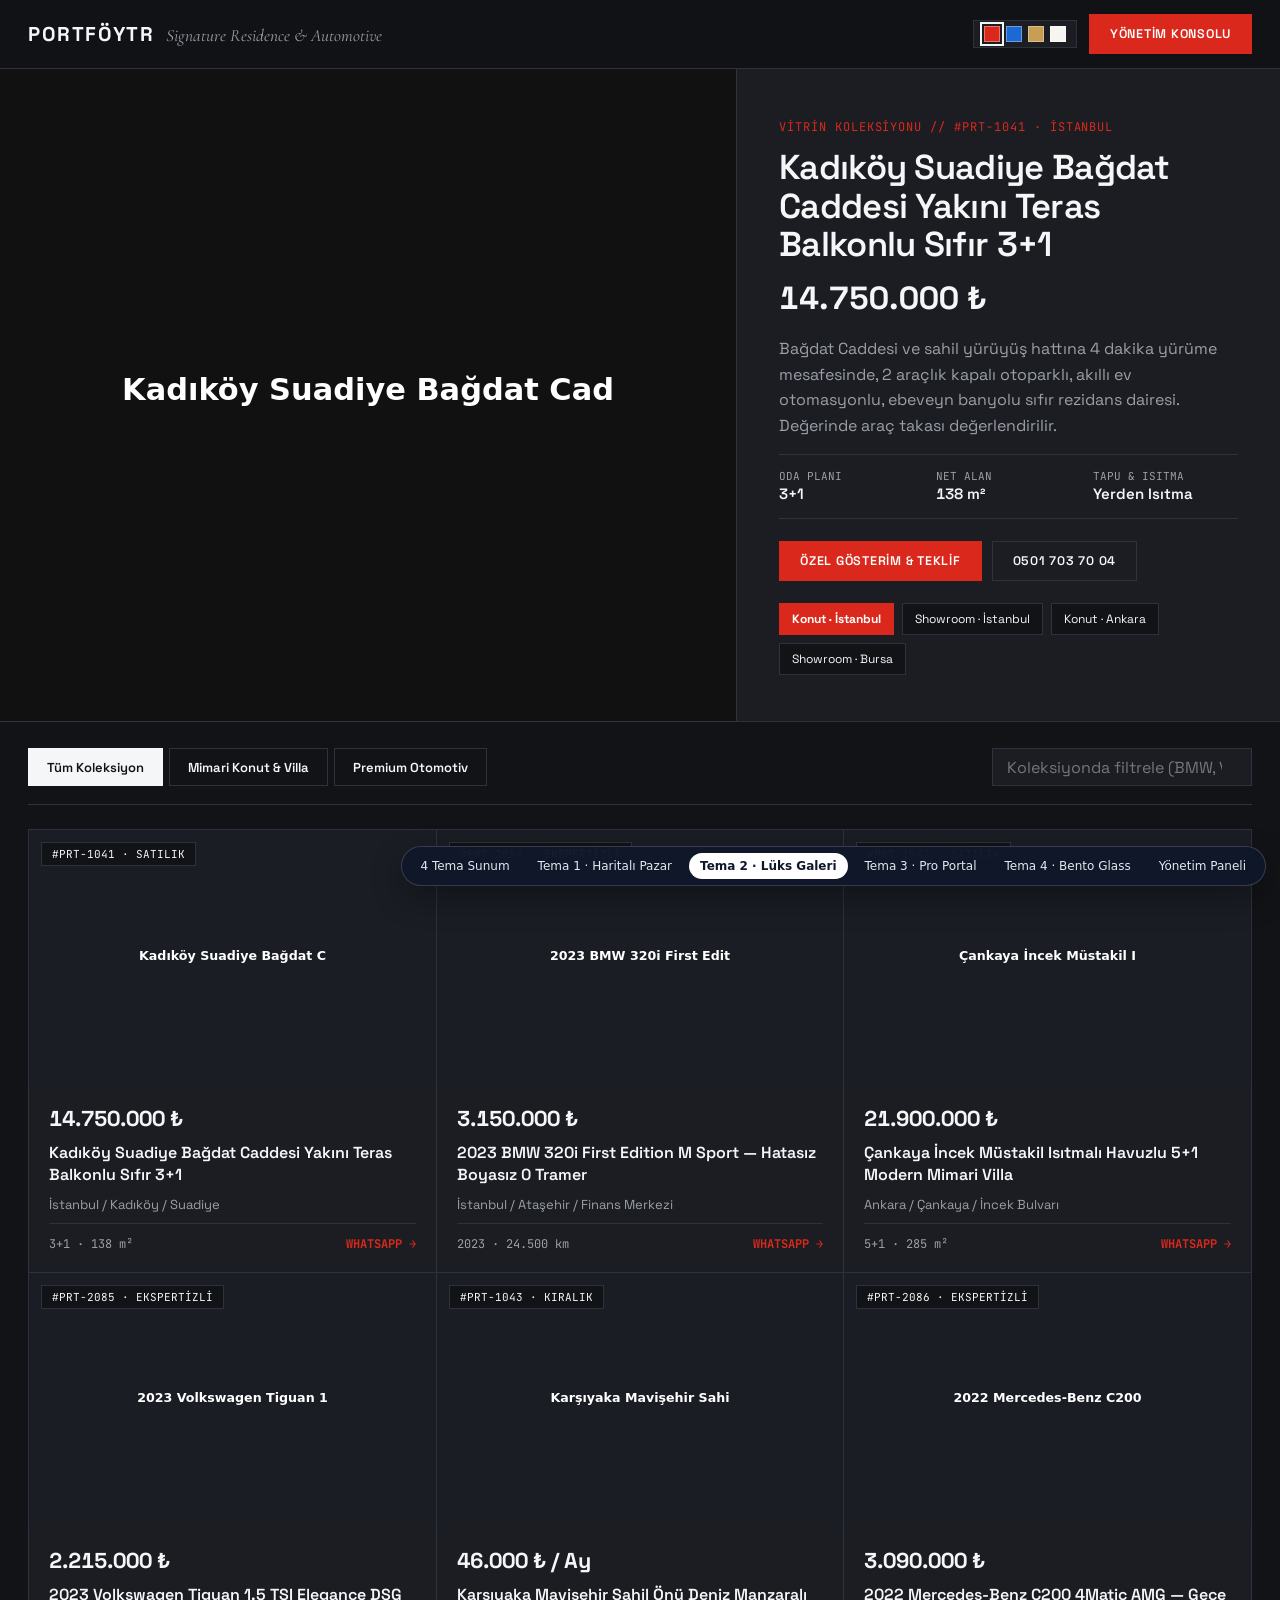
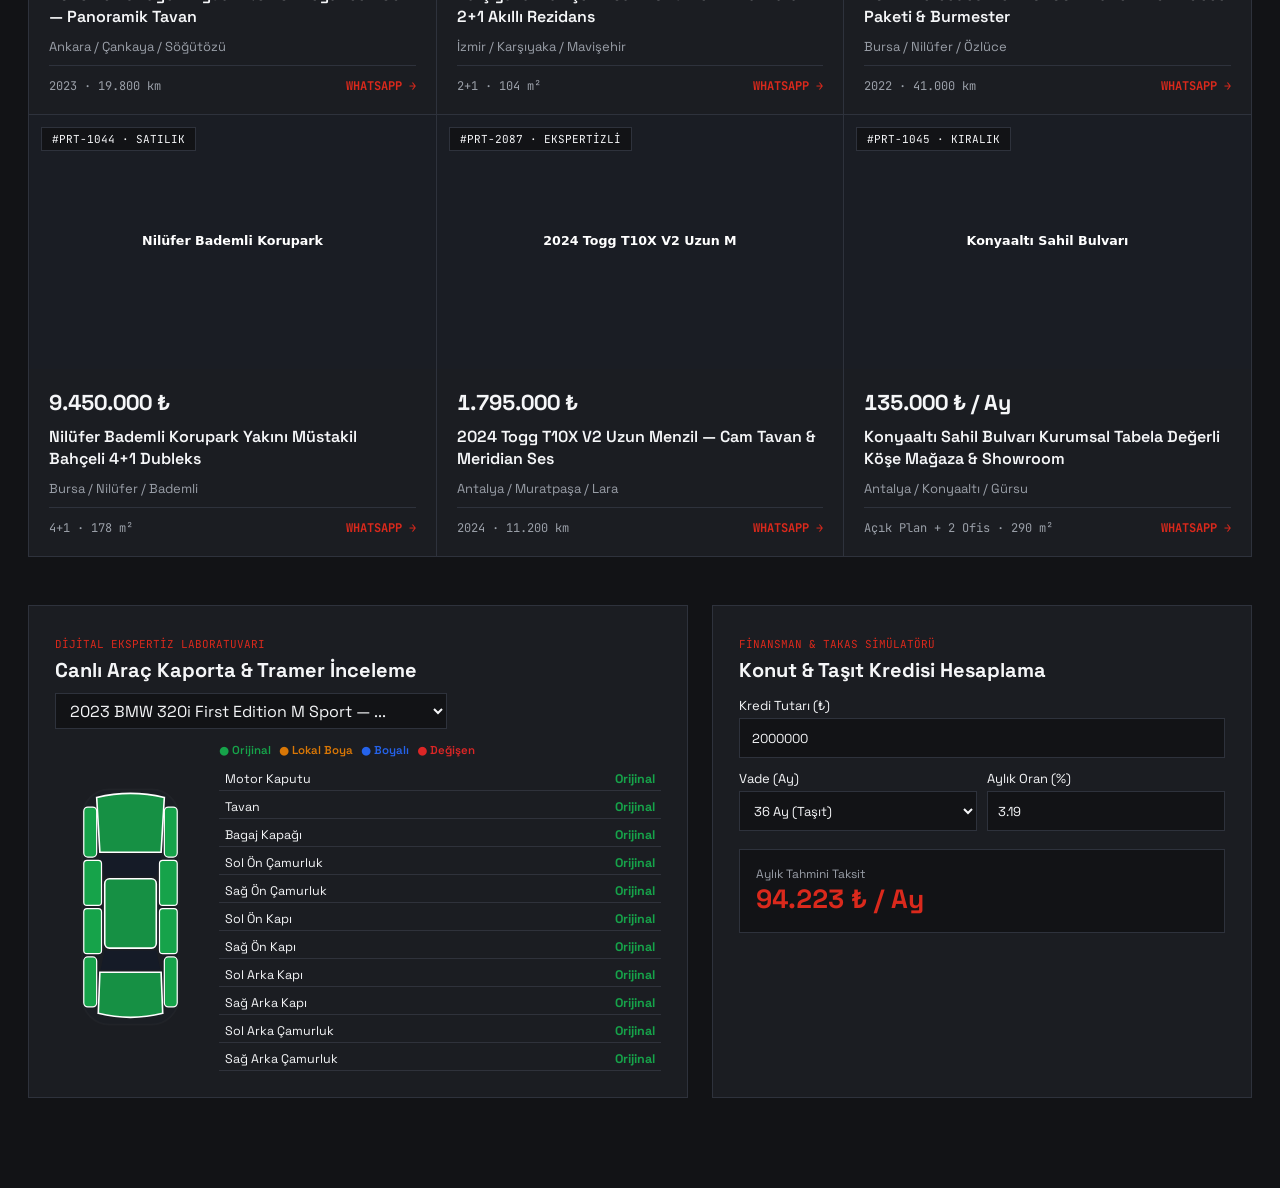
<file: tema-2-prestij/index.html>
<!DOCTYPE html>
<html lang="tr" data-palette="rosso">
<head>
  <meta charset="utf-8">
  <meta name="viewport" content="width=device-width, initial-scale=1">
  <title>Tema 2: Lüks Oto Showroom &amp; Mimari Rezidans — PortföyTR</title>
  <link rel="preconnect" href="https://fonts.googleapis.com">
  <link rel="preconnect" href="https://fonts.gstatic.com" crossorigin>
  <link href="https://fonts.googleapis.com/css2?family=Cormorant+Garamond:ital,wght@1,500;1,600&family=JetBrains+Mono:wght@400;500&family=Space+Grotesk:wght@400;500;600;700&display=swap" rel="stylesheet">
  <style>
    :root {
      --font-sans: "Space Grotesk", system-ui, sans-serif;
      --font-serif: "Cormorant Garamond", Georgia, serif;
      --font-mono: "JetBrains Mono", monospace;

      --bg: #121316;
      --bg-elev: #1B1D22;
      --bg-panel: #22252C;
      --ink: #F5F6F8;
      --muted: #9A9FA8;
      --line: #2E323C;
      --accent: #DA291C;
      --accent-ink: #FFFFFF;
    }
    [data-palette="bavaria"] {
      --accent: #1C69D4;
    }
    [data-palette="champagne"] {
      --accent: #C89D54;
      --accent-ink: #121316;
    }
    [data-palette="ivory"] {
      --bg: #F6F5F1;
      --bg-elev: #FFFFFF;
      --bg-panel: #ECEAE3;
      --ink: #16171A;
      --muted: #61646B;
      --line: #D8D5CC;
      --accent: #16171A;
      --accent-ink: #FFFFFF;
    }

    *, *::before, *::after { box-sizing: border-box; }
    body {
      margin: 0;
      font-family: var(--font-sans);
      background: var(--bg);
      color: var(--ink);
      overflow-x: hidden;
    }
    a { color: inherit; text-decoration: none; }
    button, input, select { font: inherit; color: inherit; }
    .num { font-variant-numeric: tabular-nums; }
    .wrap { max-width: 1380px; margin: 0 auto; padding: 0 28px; }

    /* Architectural Top Bar (Sharp 2px Geometry — Ferrari/BMW Showroom) */
    .t2-nav {
      position: sticky;
      top: 0;
      z-index: 90;
      background: color-mix(in srgb, var(--bg) 88%, transparent);
      backdrop-filter: blur(14px);
      border-bottom: 1px solid var(--line);
    }
    .t2-nav-inner {
      min-height: 68px;
      display: flex;
      align-items: center;
      justify-content: space-between;
      gap: 18px;
      flex-wrap: wrap;
    }
    .t2-brand {
      display: flex;
      align-items: baseline;
      gap: 12px;
    }
    .t2-wordmark {
      font-weight: 700;
      font-size: 1.25rem;
      letter-spacing: 0.08em;
      text-transform: uppercase;
    }
    .t2-sub {
      font-family: var(--font-serif);
      font-style: italic;
      font-size: 1.08rem;
      color: var(--muted);
    }

    .t2-controls {
      display: flex;
      align-items: center;
      gap: 12px;
      flex-wrap: wrap;
    }
    .swatches {
      display: flex;
      gap: 6px;
      align-items: center;
      padding: 5px 10px;
      border: 1px solid var(--line);
      background: var(--bg-elev);
    }
    .sw {
      width: 16px;
      height: 16px;
      border: 1px solid rgba(255,255,255,0.35);
      cursor: pointer;
      padding: 0;
    }
    .sw.active { outline: 2px solid var(--ink); outline-offset: 2px; }

    .t2-btn {
      height: 40px;
      padding: 0 20px;
      border: 1px solid var(--line);
      background: var(--bg-elev);
      color: var(--ink);
      font-size: 12.5px;
      font-weight: 600;
      letter-spacing: 0.06em;
      text-transform: uppercase;
      cursor: pointer;
      display: inline-flex;
      align-items: center;
      gap: 8px;
      transition: background 0.2s, border-color 0.2s;
    }
    .t2-btn-accent {
      background: var(--accent);
      border-color: var(--accent);
      color: var(--accent-ink);
    }

    /* Full-Bleed Architectural Hero Showcase (place-carries-it) */
    .hero-stage {
      position: relative;
      min-height: 540px;
      display: grid;
      grid-template-columns: minmax(0, 1.15fr) minmax(0, 0.85fr);
      border-bottom: 1px solid var(--line);
    }
    .hero-visual {
      position: relative;
      min-height: 440px;
      overflow: hidden;
      background: #0a0b0d;
    }
    .hero-visual img {
      width: 100%;
      height: 100%;
      object-fit: cover;
      display: block;
      animation: shutterReveal 0.65s cubic-bezier(0.16, 1, 0.3, 1);
    }
    @keyframes shutterReveal {
      from { clip-path: inset(0 100% 0 0); transform: scale(1.06); }
      to { clip-path: inset(0 0 0 0); transform: scale(1); }
    }
    .hero-info {
      padding: 46px 42px;
      display: flex;
      flex-direction: column;
      justify-content: space-between;
      background: var(--bg-elev);
      border-left: 1px solid var(--line);
    }
    .hero-kicker {
      font-family: var(--font-mono);
      font-size: 12px;
      color: var(--accent);
      letter-spacing: 0.08em;
    }
    .hero-h1 {
      margin: 12px 0 14px;
      font-size: clamp(1.75rem, 2.7vw, 2.65rem);
      line-height: 1.12;
      font-weight: 600;
      letter-spacing: -0.02em;
    }
    .hero-price {
      font-size: 2rem;
      font-weight: 700;
      color: var(--ink);
      margin-bottom: 18px;
    }
    .telemetry-bar {
      display: grid;
      grid-template-columns: repeat(3, 1fr);
      border-top: 1px solid var(--line);
      border-bottom: 1px solid var(--line);
      padding: 14px 0;
      margin: 16px 0 22px;
      gap: 12px;
    }
    .tel-cell span {
      display: block;
      font-size: 11px;
      color: var(--muted);
      font-family: var(--font-mono);
    }
    .tel-cell strong {
      font-size: 15px;
      font-weight: 600;
    }
    .hero-thumbs {
      display: flex;
      gap: 8px;
      margin-top: 22px;
      flex-wrap: wrap;
    }
    .hero-thumb-btn {
      padding: 7px 12px;
      border: 1px solid var(--line);
      background: var(--bg);
      font-size: 12px;
      cursor: pointer;
    }
    .hero-thumb-btn.is-current {
      border-color: var(--accent);
      background: var(--accent);
      color: var(--accent-ink);
      font-weight: 700;
    }

    /* Showroom Filter Strip */
    .showroom-bar {
      padding: 26px 0 18px;
      display: flex;
      align-items: center;
      justify-content: space-between;
      gap: 14px;
      flex-wrap: wrap;
      border-bottom: 1px solid var(--line);
    }
    .tab-strip { display: flex; gap: 6px; flex-wrap: wrap; }
    .sh-tab {
      height: 38px;
      padding: 0 18px;
      border: 1px solid var(--line);
      background: transparent;
      cursor: pointer;
      font-weight: 600;
      font-size: 13px;
    }
    .sh-tab.active {
      background: var(--ink);
      color: var(--bg);
      border-color: var(--ink);
    }

    /* Editorial Showroom Grid */
    .showroom-grid {
      display: grid;
      grid-template-columns: repeat(3, minmax(0, 1fr));
      gap: 1px;
      background: var(--line);
      border: 1px solid var(--line);
      margin-top: 24px;
    }
    .sh-card {
      background: var(--bg-elev);
      display: flex;
      flex-direction: column;
      position: relative;
    }
    .sh-card::after {
      content: "";
      position: absolute;
      left: 0;
      bottom: 0;
      width: 0;
      height: 3px;
      background: var(--accent);
      transition: width 0.3s ease;
    }
    .sh-card:hover::after { width: 100%; }
    .sh-img-wrap {
      aspect-ratio: 16 / 10;
      overflow: hidden;
      position: relative;
    }
    .sh-img-wrap img {
      width: 100%;
      height: 100%;
      object-fit: cover;
      display: block;
      transition: transform 0.55s ease;
    }
    .sh-card:hover .sh-img-wrap img { transform: scale(1.05); }
    .sh-badge {
      position: absolute;
      top: 12px;
      left: 12px;
      padding: 4px 10px;
      background: var(--bg);
      border: 1px solid var(--line);
      font-family: var(--font-mono);
      font-size: 11px;
    }
    .sh-body {
      padding: 20px;
      display: flex;
      flex-direction: column;
      gap: 10px;
      flex: 1;
    }
    .sh-price {
      font-size: 1.35rem;
      font-weight: 700;
      color: var(--ink);
    }
    .sh-title {
      margin: 0;
      font-size: 1rem;
      line-height: 1.38;
      font-weight: 600;
    }
    .sh-specs {
      margin-top: auto;
      padding-top: 12px;
      border-top: 1px solid var(--line);
      display: flex;
      justify-content: space-between;
      font-family: var(--font-mono);
      font-size: 12px;
      color: var(--muted);
    }

    /* Interactive Ekspertiz & Mortgage Studio */
    .studio-band {
      margin: 48px 0 90px;
      display: grid;
      grid-template-columns: minmax(0, 1.1fr) minmax(0, 0.9fr);
      gap: 24px;
    }
    .studio-box {
      background: var(--bg-elev);
      border: 1px solid var(--line);
      padding: 26px;
    }

    @media (max-width: 1024px) {
      .hero-stage, .studio-band { grid-template-columns: 1fr; }
      .showroom-grid { grid-template-columns: repeat(2, minmax(0, 1fr)); }
      .hero-info { padding: 28px 22px; border-left: 0; }
    }
    @media (max-width: 640px) {
      .wrap { padding: 0 16px; }
      .showroom-grid { grid-template-columns: 1fr; }
    }
  </style>
</head>
<body>
  <header class="t2-nav">
    <div class="wrap t2-nav-inner">
      <a class="t2-brand" href="../index.html">
        <span class="t2-wordmark" data-bname>PORTFÖYTR</span>
        <span class="t2-sub">Signature Residence &amp; Automotive</span>
      </a>

      <div class="t2-controls">
        <div class="swatches" aria-label="Showroom renk paleti">
          <button type="button" class="sw active" style="background:#DA291C;" data-p="rosso" title="Rosso Yarış Kırmızısı"></button>
          <button type="button" class="sw" style="background:#1C69D4;" data-p="bavaria" title="Bavyera M Mavisi"></button>
          <button type="button" class="sw" style="background:#C89D54;" data-p="champagne" title="Şampanya Altın"></button>
          <button type="button" class="sw" style="background:#F6F5F1;" data-p="ivory" title="Fildişi Açık Showroom"></button>
        </div>
        <a class="t2-btn t2-btn-accent" href="../admin.html">Yönetim Konsolu</a>
      </div>
    </div>
  </header>

  <section class="hero-stage" id="heroStage"></section>

  <main class="wrap">
    <div class="showroom-bar">
      <div class="tab-strip">
        <button type="button" class="sh-tab active" data-sec="all">Tüm Koleksiyon</button>
        <button type="button" class="sh-tab" data-sec="emlak">Mimari Konut &amp; Villa</button>
        <button type="button" class="sh-tab" data-sec="oto">Premium Otomotiv</button>
      </div>
      <input type="search" id="t2Search" placeholder="Koleksiyonda filtrele (BMW, Villa, Suadiye...)" style="height:38px;padding:0 14px;background:var(--bg-elev);border:1px solid var(--line);min-width:260px;">
    </div>

    <section class="showroom-grid" id="t2Grid"></section>

    <section class="studio-band">
      <div class="studio-box">
        <div style="display:flex;justify-content:space-between;align-items:center;gap:10px;flex-wrap:wrap;margin-bottom:14px;">
          <div>
            <span style="font-family:var(--font-mono);font-size:11px;color:var(--accent);">DİJİTAL EKSPERTİZ LABORATUVARI</span>
            <h2 style="margin:4px 0 0;font-size:1.25rem;">Canlı Araç Kaporta &amp; Tramer İnceleme</h2>
          </div>
          <select id="studioCarSelect" style="height:36px;padding:0 10px;background:var(--bg);border:1px solid var(--line);"></select>
        </div>
        <div id="studioEkspertizMount"></div>
      </div>

      <div class="studio-box">
        <span style="font-family:var(--font-mono);font-size:11px;color:var(--accent);">FİNANSMAN &amp; TAKAS SİMÜLATÖRÜ</span>
        <h2 style="margin:4px 0 14px;font-size:1.25rem;">Konut &amp; Taşıt Kredisi Hesaplama</h2>
        <div style="display:flex;flex-direction:column;gap:12px;">
          <label style="font-size:13px;">Kredi Tutarı (₺)
            <input type="number" id="calcAmount" value="2000000" style="width:100%;height:40px;margin-top:4px;padding:0 12px;background:var(--bg);border:1px solid var(--line);">
          </label>
          <div style="display:grid;grid-template-columns:1fr 1fr;gap:10px;">
            <label style="font-size:13px;">Vade (Ay)
              <select id="calcMonths" style="width:100%;height:40px;margin-top:4px;padding:0 10px;background:var(--bg);border:1px solid var(--line);">
                <option value="24">24 Ay (Taşıt)</option>
                <option value="36" selected>36 Ay (Taşıt)</option>
                <option value="60">60 Ay (Konut)</option>
                <option value="120">120 Ay (Konut)</option>
              </select>
            </label>
            <label style="font-size:13px;">Aylık Oran (%)
              <input type="number" step="0.01" id="calcRate" value="3.19" style="width:100%;height:40px;margin-top:4px;padding:0 10px;background:var(--bg);border:1px solid var(--line);">
            </label>
          </div>
          <div style="padding:16px;background:var(--bg);border:1px solid var(--line);margin-top:6px;">
            <span style="font-size:12px;color:var(--muted);display:block;">Aylık Tahmini Taksit</span>
            <strong class="num" id="calcResult" style="font-size:1.65rem;color:var(--accent);">94.820 ₺</strong>
          </div>
        </div>
      </div>
    </section>
  </main>

  <script src="../assets/portfolio-engine.js"></script>
  <script>
    (function () {
      const E = window.PortfoyEngine;
      const cfg = E.getConfig();
      document.querySelectorAll('[data-bname]').forEach(el => { el.textContent = cfg.siteName; });
      E.mountThemeSwitcher('t2', '../');

      document.querySelectorAll('[data-p]').forEach(btn => {
        btn.addEventListener('click', () => {
          document.documentElement.setAttribute('data-palette', btn.getAttribute('data-p'));
          document.querySelectorAll('[data-p]').forEach(b => b.classList.toggle('active', b === btn));
        });
      });

      const all = E.getListings();
      const flagships = all.filter(x => x.featured).slice(0, 4);
      let heroIdx = 0;

      function renderHero() {
        const it = flagships[heroIdx] || all[0];
        const isEm = it.sector === 'emlak';
        const fb = E.makeFallbackSvg(it.title.slice(0, 26), '#111');
        document.getElementById('heroStage').innerHTML = `
          <div class="hero-visual">
            <img src="${it.images[0]}" alt="${it.title}" onerror="this.onerror=null;this.src='${fb}';">
          </div>
          <div class="hero-info">
            <div>
              <span class="hero-kicker">VİTRİN KOLEKSİYONU // #${it.id} · ${it.city.toUpperCase()}</span>
              <h1 class="hero-h1">${it.title}</h1>
              <div class="hero-price num">${E.formatPrice(it.price, it.dealType)}</div>
              <p style="color:var(--muted);line-height:1.6;margin:0;">${it.desc}</p>
              <div class="telemetry-bar">
                ${isEm ? `
                  <div class="tel-cell"><span>ODA PLANI</span><strong>${it.rooms}</strong></div>
                  <div class="tel-cell"><span>NET ALAN</span><strong class="num">${it.sqmNet} m²</strong></div>
                  <div class="tel-cell"><span>TAPU &amp; ISITMA</span><strong>${it.heating}</strong></div>
                ` : `
                  <div class="tel-cell"><span>MODEL / GÜÇ</span><strong>${it.year} · ${it.hp || '170 HP'}</strong></div>
                  <div class="tel-cell"><span>KİLOMETRE</span><strong class="num">${Number(it.km).toLocaleString('tr-TR')} km</strong></div>
                  <div class="tel-cell"><span>EKSPERTİZ</span><strong>${it.damageSummary}</strong></div>
                `}
              </div>
              <div style="display:flex;gap:10px;flex-wrap:wrap;">
                <a class="t2-btn t2-btn-accent" target="_blank" rel="noopener" href="https://wa.me/${cfg.phone}?text=${encodeURIComponent(it.id + ' nolu ' + it.title + ' ilanı için VIP randevu talebi.')}">Özel Gösterim &amp; Teklif</a>
                <a class="t2-btn" href="tel:+${cfg.phone}">${cfg.phoneDisplay}</a>
              </div>
            </div>
            <div class="hero-thumbs">
              ${flagships.map((f, i) => `<button type="button" class="hero-thumb-btn ${i === heroIdx ? 'is-current' : ''}" data-hidx="${i}">${f.sector === 'emlak' ? 'Konut' : 'Showroom'} · ${f.city}</button>`).join('')}
            </div>
          </div>`;

        document.querySelectorAll('[data-hidx]').forEach(b => {
          b.addEventListener('click', () => {
            heroIdx = Number(b.getAttribute('data-hidx'));
            renderHero();
          });
        });
      }

      let activeSec = 'all';
      function renderShowroom() {
        const q = document.getElementById('t2Search').value.trim().toLowerCase();
        const filtered = E.getListings().filter(it => {
          if (activeSec !== 'all' && it.sector !== activeSec) return false;
          if (q && !(it.title + ' ' + it.city + ' ' + it.district).toLowerCase().includes(q)) return false;
          return true;
        });

        document.getElementById('t2Grid').innerHTML = filtered.map(it => {
          const isEm = it.sector === 'emlak';
          const fb = E.makeFallbackSvg(it.title.slice(0, 24), '#1a1d24');
          return `
            <article class="sh-card">
              <div class="sh-img-wrap">
                <img src="${it.images[0]}" alt="${it.title}" loading="lazy" onerror="this.onerror=null;this.src='${fb}';">
                <span class="sh-badge">#${it.id} · ${isEm ? it.dealType.toUpperCase() : 'EKSPERTİZLİ'}</span>
              </div>
              <div class="sh-body">
                <div class="sh-price num">${E.formatPrice(it.price, it.dealType)}</div>
                <h3 class="sh-title">${it.title}</h3>
                <div style="font-size:13px;color:var(--muted);">${it.city} / ${it.district}</div>
                <div class="sh-specs">
                  <span>${isEm ? it.rooms + ' · ' + it.sqmNet + ' m²' : it.year + ' · ' + Number(it.km).toLocaleString('tr-TR') + ' km'}</span>
                  <a style="color:var(--accent);font-weight:700;" target="_blank" rel="noopener" href="https://wa.me/${cfg.phone}?text=${encodeURIComponent(it.id + ' nolu ilan için görüşmek istiyorum.')}">WHATSAPP →</a>
                </div>
              </div>
            </article>`;
        }).join('');
      }

      document.querySelectorAll('[data-sec]').forEach(btn => {
        btn.addEventListener('click', () => {
          activeSec = btn.getAttribute('data-sec');
          document.querySelectorAll('[data-sec]').forEach(b => b.classList.toggle('active', b === btn));
          renderShowroom();
        });
      });
      document.getElementById('t2Search').addEventListener('input', renderShowroom);

      // Ekspertiz Studio
      const cars = all.filter(x => x.sector === 'oto');
      const carSel = document.getElementById('studioCarSelect');
      carSel.innerHTML = cars.map(c => `<option value="${c.id}">${c.title.slice(0, 38)}...</option>`).join('');
      function updateEkspertizStudio() {
        const car = cars.find(c => c.id === carSel.value) || cars[0];
        if (!car) return;
        document.getElementById('studioEkspertizMount').innerHTML = E.renderEkspertizSvg(car.ekspertiz, false);
      }
      carSel.addEventListener('change', updateEkspertizStudio);

      // Kredi Hesaplama
      function updateCalc() {
        const p = Number(document.getElementById('calcAmount').value || 0);
        const m = Number(document.getElementById('calcMonths').value || 36);
        const r = Number(document.getElementById('calcRate').value || 3.19);
        const res = E.calcMonthlyInstallment(p, r, m);
        document.getElementById('calcResult').textContent = res.toLocaleString('tr-TR') + ' ₺ / Ay';
      }
      ['calcAmount', 'calcMonths', 'calcRate'].forEach(id => {
        document.getElementById(id).addEventListener('input', updateCalc);
        document.getElementById(id).addEventListener('change', updateCalc);
      });

      renderHero();
      renderShowroom();
      updateEkspertizStudio();
      updateCalc();
    })();
  </script>
  <script src="../assets/motion-polish.js"></script>
</body>
</html>
</file>
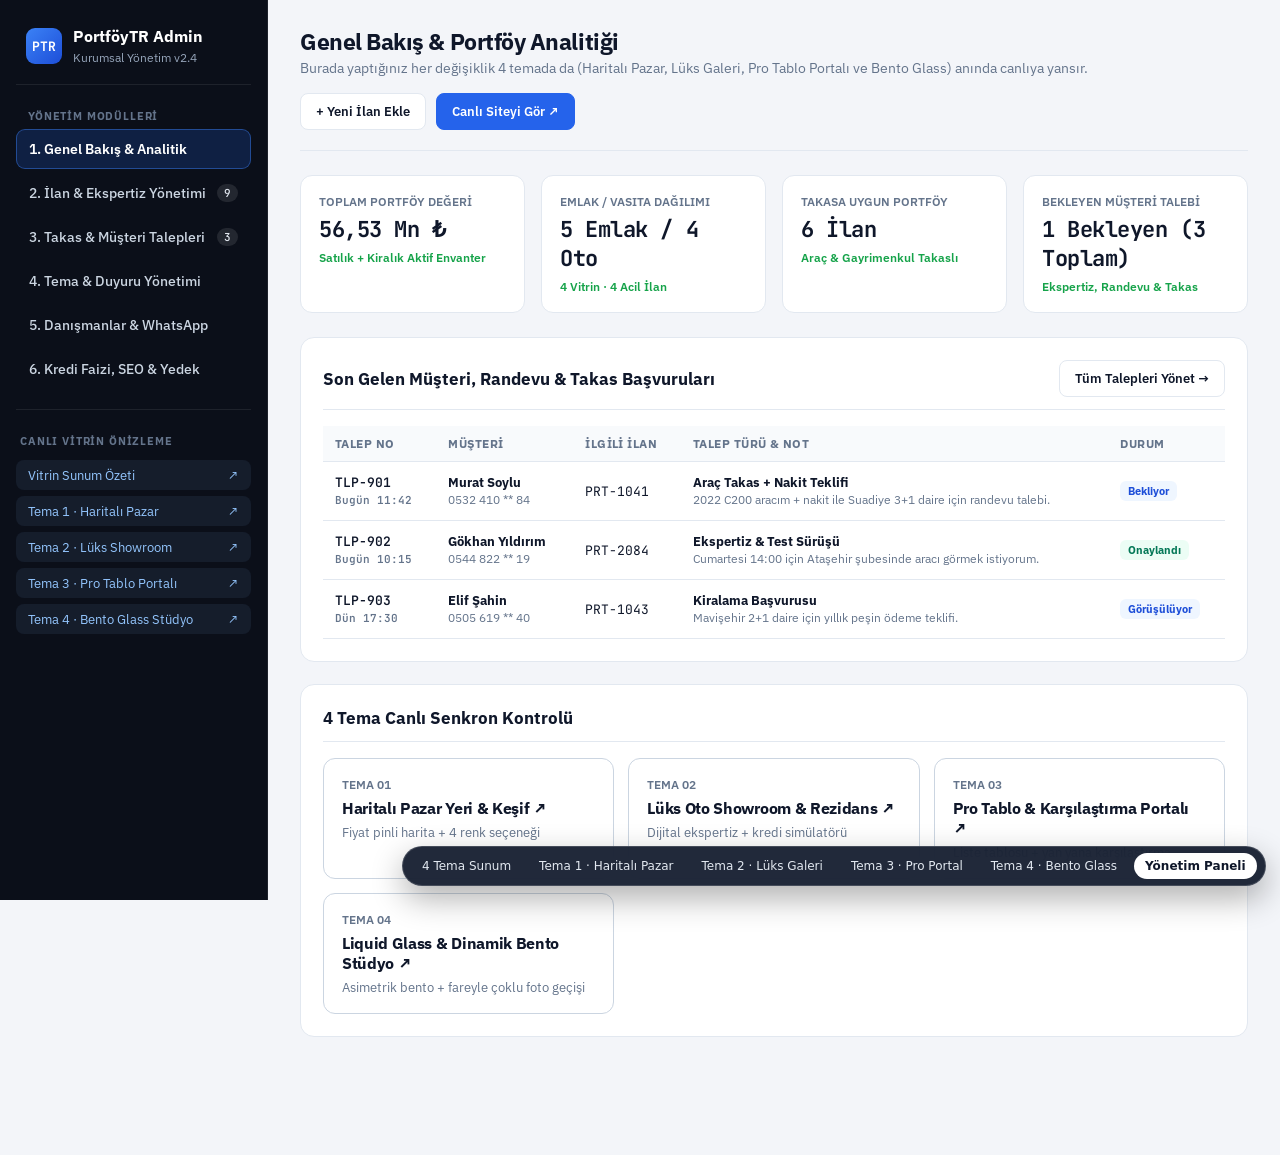
<file: admin.html>
<!DOCTYPE html>
<html lang="tr">
<head>
  <meta charset="UTF-8" />
  <meta name="viewport" content="width=device-width, initial-scale=1.0" />
  <title>PortföyTR — Kurumsal İlan, Ekspertiz & Tema Yönetim Paneli</title>
  <link rel="preconnect" href="https://fonts.googleapis.com" />
  <link rel="preconnect" href="https://fonts.gstatic.com" crossorigin />
  <link href="https://fonts.googleapis.com/css2?family=IBM+Plex+Sans:wght@400;500;600;700&family=JetBrains+Mono:wght@500;600;700&display=swap" rel="stylesheet" />
  <style>
    :root {
      --sidebar-bg: #0B0F19;
      --sidebar-hover: #161D2F;
      --bg: #F3F5F9;
      --surface: #FFFFFF;
      --ink: #0F172A;
      --muted: #64748B;
      --line: #E2E8F0;
      --primary: #2563EB;
      --primary-hover: #1D4ED8;
      --emerald: #16A34A;
      --amber: #D97706;
      --crimson: #DC2626;
      --sans: 'IBM Plex Sans', system-ui, -apple-system, sans-serif;
      --mono: 'JetBrains Mono', monospace;
    }

    * { box-sizing: border-box; margin: 0; padding: 0; }
    body {
      font-family: var(--sans);
      background: var(--bg);
      color: var(--ink);
      min-height: 100vh;
      display: grid;
      grid-template-columns: 268px minmax(0, 1fr);
      -webkit-font-smoothing: antialiased;
    }
    button, input, select, textarea { font-family: inherit; }
    a { color: inherit; text-decoration: none; }

    /* Sol Kurumsal Menü */
    .sidebar {
      background: var(--sidebar-bg);
      color: #E2E8F0;
      padding: 22px 16px 90px;
      display: flex;
      flex-direction: column;
      justify-content: space-between;
      border-right: 1px solid rgba(255,255,255,0.08);
      position: sticky;
      top: 0;
      height: 100vh;
      overflow-y: auto;
    }
    .sb-brand {
      display: flex;
      align-items: center;
      gap: 11px;
      padding: 4px 10px 18px;
      border-bottom: 1px solid rgba(255,255,255,0.08);
      margin-bottom: 16px;
    }
    .sb-logo {
      width: 36px;
      height: 36px;
      border-radius: 9px;
      background: linear-gradient(135deg, #3B82F6, #1D4ED8);
      color: #fff;
      font-family: var(--mono);
      font-weight: 700;
      font-size: 13px;
      display: grid;
      place-items: center;
    }
    .sb-brand strong { display: block; font-size: 15.5px; color: #fff; }
    .sb-brand span { font-size: 11.5px; color: #94A3B8; }

    .sb-group-title {
      font-size: 10.5px;
      text-transform: uppercase;
      letter-spacing: 0.08em;
      color: #64748B;
      font-weight: 700;
      padding: 8px 12px 6px;
    }
    .sb-nav {
      display: grid;
      gap: 4px;
    }
    .sb-btn {
      width: 100%;
      text-align: left;
      background: transparent;
      border: 1px solid transparent;
      color: #CBD5E1;
      padding: 10px 12px;
      border-radius: 9px;
      font-size: 13.5px;
      font-weight: 500;
      cursor: pointer;
      display: flex;
      align-items: center;
      justify-content: space-between;
      transition: all 0.15s;
    }
    .sb-btn:hover { background: var(--sidebar-hover); color: #fff; }
    .sb-btn.active {
      background: rgba(37, 99, 235, 0.2);
      border-color: rgba(59, 130, 246, 0.45);
      color: #fff;
      font-weight: 600;
    }
    .sb-badge {
      font-family: var(--mono);
      font-size: 11px;
      padding: 2px 7px;
      border-radius: 999px;
      background: rgba(255,255,255,0.1);
      color: #E2E8F0;
    }

    .sb-themes {
      margin-top: 20px;
      padding-top: 16px;
      border-top: 1px solid rgba(255,255,255,0.08);
      display: grid;
      gap: 6px;
    }
    .sb-theme-link {
      font-size: 12.5px;
      color: #93C5FD;
      padding: 7px 12px;
      border-radius: 8px;
      background: rgba(30, 41, 59, 0.55);
      display: flex;
      justify-content: space-between;
      align-items: center;
    }
    .sb-theme-link:hover { background: rgba(37, 99, 235, 0.28); color: #fff; }

    /* Sağ İçerik Alanı */
    .workspace {
      padding: 26px 32px 96px;
      max-width: 1380px;
      width: 100%;
    }
    .ws-header {
      display: flex;
      justify-content: space-between;
      align-items: center;
      gap: 16px;
      flex-wrap: wrap;
      padding-bottom: 20px;
      margin-bottom: 24px;
      border-bottom: 1px solid var(--line);
    }
    .ws-header h1 {
      font-size: 23px;
      font-weight: 700;
      letter-spacing: -0.02em;
    }
    .ws-header p {
      font-size: 13.5px;
      color: var(--muted);
      margin-top: 3px;
    }
    .ws-actions {
      display: flex;
      gap: 10px;
      flex-wrap: wrap;
    }

    .btn {
      display: inline-flex;
      align-items: center;
      gap: 7px;
      padding: 9px 15px;
      border-radius: 8px;
      font-size: 13px;
      font-weight: 600;
      border: 1px solid var(--line);
      background: var(--surface);
      color: var(--ink);
      cursor: pointer;
      transition: all 0.15s;
    }
    .btn:hover { border-color: #94A3B8; }
    .btn-primary {
      background: var(--primary);
      border-color: var(--primary);
      color: #fff;
    }
    .btn-primary:hover { background: var(--primary-hover); }
    .btn-danger {
      background: #FEF2F2;
      border-color: #FECACA;
      color: var(--crimson);
    }
    .btn-danger:hover { background: #FEE2E2; }

    /* Sekme Panelleri */
    .tab-pane { display: none; }
    .tab-pane.active { display: block; }

    /* KPI Kartları */
    .kpi-grid {
      display: grid;
      grid-template-columns: repeat(4, minmax(0, 1fr));
      gap: 16px;
      margin-bottom: 24px;
    }
    .kpi-card {
      background: var(--surface);
      border: 1px solid var(--line);
      border-radius: 12px;
      padding: 18px;
    }
    .kpi-card small {
      display: block;
      font-size: 12px;
      color: var(--muted);
      font-weight: 600;
      margin-bottom: 6px;
    }
    .kpi-card strong {
      font-family: var(--mono);
      font-size: 22px;
      font-weight: 700;
      letter-spacing: -0.02em;
    }
    .kpi-sub {
      margin-top: 6px;
      font-size: 12px;
      color: var(--emerald);
      font-weight: 600;
    }

    .card {
      background: var(--surface);
      border: 1px solid var(--line);
      border-radius: 14px;
      padding: 22px;
      margin-bottom: 22px;
    }
    .card-head {
      display: flex;
      justify-content: space-between;
      align-items: center;
      gap: 12px;
      flex-wrap: wrap;
      margin-bottom: 16px;
      padding-bottom: 12px;
      border-bottom: 1px solid var(--line);
    }
    .card-head h2 {
      font-size: 16.5px;
      font-weight: 700;
    }

    /* Tablo */
    .table-wrap { overflow-x: auto; }
    table {
      width: 100%;
      border-collapse: collapse;
      font-size: 13px;
    }
    th {
      text-align: left;
      padding: 10px 12px;
      font-size: 11.5px;
      text-transform: uppercase;
      letter-spacing: 0.04em;
      color: var(--muted);
      background: #F8FAFC;
      border-bottom: 1px solid var(--line);
    }
    td {
      padding: 12px;
      border-bottom: 1px solid var(--line);
      vertical-align: middle;
    }
    .thumb-sm {
      width: 56px;
      height: 40px;
      border-radius: 6px;
      object-fit: cover;
      border: 1px solid var(--line);
      display: block;
    }
    .badge {
      display: inline-flex;
      align-items: center;
      padding: 3px 8px;
      border-radius: 6px;
      font-size: 11px;
      font-weight: 700;
    }
    .badge-emlak { background: #ECFDF5; color: #047857; }
    .badge-oto { background: #EFF6FF; color: #1D4ED8; }
    .toggle-pill {
      padding: 4px 8px;
      border-radius: 6px;
      border: 1px solid var(--line);
      background: #F8FAFC;
      font-size: 11.5px;
      font-weight: 600;
      cursor: pointer;
      margin-right: 4px;
    }
    .toggle-pill.on {
      background: #FEF3C7;
      border-color: #F59E0B;
      color: #92400E;
    }
    .toggle-pill.urgent-on {
      background: #FEE2E2;
      border-color: #EF4444;
      color: #991B1B;
    }

    /* Formlar */
    .listings-layout {
      display: grid;
      grid-template-columns: minmax(0, 1.25fr) minmax(0, 0.95fr);
      gap: 22px;
      align-items: start;
    }
    .form-grid {
      display: grid;
      grid-template-columns: repeat(2, minmax(0, 1fr));
      gap: 13px;
    }
    .form-group {
      display: flex;
      flex-direction: column;
      gap: 5px;
    }
    .form-group.full { grid-column: 1 / -1; }
    .form-group label {
      font-size: 12px;
      font-weight: 600;
      color: #334155;
    }
    .form-control {
      padding: 9px 11px;
      border-radius: 8px;
      border: 1px solid #CBD5E1;
      font-size: 13.5px;
      background: #fff;
      color: var(--ink);
    }
    .form-control:focus {
      outline: 2px solid rgba(37, 99, 235, 0.25);
      border-color: var(--primary);
    }

    .eksp-editor-box {
      margin-top: 12px;
      padding: 14px;
      border-radius: 10px;
      background: #F8FAFC;
      border: 1px dashed #94A3B8;
    }

    .filter-pills {
      display: flex;
      gap: 6px;
      flex-wrap: wrap;
    }
    .filter-pill {
      padding: 6px 11px;
      border-radius: 999px;
      border: 1px solid var(--line);
      background: #F8FAFC;
      font-size: 12px;
      font-weight: 600;
      cursor: pointer;
    }
    .filter-pill.active {
      background: var(--ink);
      color: #fff;
      border-color: var(--ink);
    }

    /* Toast Bildirimi */
    .toast {
      position: fixed;
      top: 20px;
      right: 20px;
      z-index: 1200;
      background: #0F172A;
      color: #fff;
      padding: 12px 18px;
      border-radius: 10px;
      font-size: 13px;
      font-weight: 600;
      box-shadow: 0 14px 30px rgba(0,0,0,0.22);
      opacity: 0;
      transform: translateY(-10px);
      pointer-events: none;
      transition: all 0.22s ease;
    }
    .toast.show {
      opacity: 1;
      transform: translateY(0);
    }

    @media (max-width: 1120px) {
      .listings-layout { grid-template-columns: 1fr; }
      .kpi-grid { grid-template-columns: repeat(2, minmax(0, 1fr)); }
    }
    @media (max-width: 820px) {
      body { grid-template-columns: 1fr; }
      .sidebar {
        position: static;
        height: auto;
        padding: 16px;
      }
      .workspace { padding: 20px 16px 96px; }
      .form-grid, .kpi-grid { grid-template-columns: 1fr; }
    }
  </style>
</head>
<body>

  <!-- Sol Menü -->
  <aside class="sidebar">
    <div>
      <div class="sb-brand">
        <div class="sb-logo">PTR</div>
        <div>
          <strong id="sbSiteName">PortföyTR Admin</strong>
          <span>Kurumsal Yönetim v2.4</span>
        </div>
      </div>

      <div class="sb-group-title">Yönetim Modülleri</div>
      <nav class="sb-nav" aria-label="Admin Modülleri">
        <button type="button" class="sb-btn active" data-tab="overview">
          <span>1. Genel Bakış & Analitik</span>
        </button>
        <button type="button" class="sb-btn" data-tab="listings">
          <span>2. İlan & Ekspertiz Yönetimi</span>
          <span class="sb-badge" id="sbCountListings">9</span>
        </button>
        <button type="button" class="sb-btn" data-tab="leads">
          <span>3. Takas & Müşteri Talepleri</span>
          <span class="sb-badge" id="sbCountLeads">3</span>
        </button>
        <button type="button" class="sb-btn" data-tab="appearance">
          <span>4. Tema & Duyuru Yönetimi</span>
        </button>
        <button type="button" class="sb-btn" data-tab="consultants">
          <span>5. Danışmanlar & WhatsApp</span>
        </button>
        <button type="button" class="sb-btn" data-tab="finance">
          <span>6. Kredi Faizi, SEO & Yedek</span>
        </button>
      </nav>

      <div class="sb-themes">
        <div class="sb-group-title" style="padding-left:4px;">Canlı Vitrin Önizleme</div>
        <a class="sb-theme-link" href="./index.html"><span>Vitrin Sunum Özeti</span><span>↗</span></a>
        <a class="sb-theme-link" href="./tema-1-vitrin/index.html"><span>Tema 1 · Haritalı Pazar</span><span>↗</span></a>
        <a class="sb-theme-link" href="./tema-2-prestij/index.html"><span>Tema 2 · Lüks Showroom</span><span>↗</span></a>
        <a class="sb-theme-link" href="./tema-3-kurumsal/index.html"><span>Tema 3 · Pro Tablo Portalı</span><span>↗</span></a>
        <a class="sb-theme-link" href="./tema-4-bento/index.html"><span>Tema 4 · Bento Glass Stüdyo</span><span>↗</span></a>
      </div>
    </div>
  </aside>

  <!-- Ana Çalışma Alanı -->
  <main class="workspace">
    <header class="ws-header">
      <div>
        <h1 id="pageTitle">Genel Bakış & Portföy Analitiği</h1>
        <p>Burada yaptığınız her değişiklik 4 temada da (Haritalı Pazar, Lüks Galeri, Pro Tablo Portalı ve Bento Glass) anında canlıya yansır.</p>
      </div>
      <div class="ws-actions">
        <button type="button" class="btn" id="btnQuickNewListing">+ Yeni İlan Ekle</button>
        <a href="./tema-1-vitrin/index.html" class="btn btn-primary">Canlı Siteyi Gör ↗</a>
      </div>
    </header>

    <!-- SEKME 1: GENEL BAKIŞ -->
    <section class="tab-pane active" id="pane-overview">
      <div class="kpi-grid">
        <div class="kpi-card">
          <small>TOPLAM PORTFÖY DEĞERİ</small>
          <strong id="kpiVolume">0 ₺</strong>
          <div class="kpi-sub">Satılık + Kiralık Aktif Envanter</div>
        </div>
        <div class="kpi-card">
          <small>EMLAK / VASITA DAĞILIMI</small>
          <strong id="kpiSplit">0 / 0</strong>
          <div class="kpi-sub" id="kpiFeaturedCount">0 Vitrin · 0 Acil İlan</div>
        </div>
        <div class="kpi-card">
          <small>TAKASA UYGUN PORTFÖY</small>
          <strong id="kpiSwap">0 İlan</strong>
          <div class="kpi-sub">Araç & Gayrimenkul Takaslı</div>
        </div>
        <div class="kpi-card">
          <small>BEKLEYEN MÜŞTERİ TALEBİ</small>
          <strong id="kpiPendingLeads">0 Talep</strong>
          <div class="kpi-sub">Ekspertiz, Randevu & Takas</div>
        </div>
      </div>

      <div class="card">
        <div class="card-head">
          <h2>Son Gelen Müşteri, Randevu & Takas Başvuruları</h2>
          <button type="button" class="btn" onclick="switchTab('leads')">Tüm Talepleri Yönet →</button>
        </div>
        <div class="table-wrap">
          <table>
            <thead>
              <tr>
                <th>Talep No</th>
                <th>Müşteri</th>
                <th>İlgili İlan</th>
                <th>Talep Türü & Not</th>
                <th>Durum</th>
              </tr>
            </thead>
            <tbody id="overviewLeadsBody"></tbody>
          </table>
        </div>
      </div>

      <div class="card">
        <div class="card-head">
          <h2>4 Tema Canlı Senkron Kontrolü</h2>
        </div>
        <div style="display:grid;grid-template-columns:repeat(auto-fit,minmax(240px,1fr));gap:14px;">
          <a href="./tema-1-vitrin/index.html" class="kpi-card" style="display:block;border-color:#CBD5E1;">
            <small>TEMA 01</small>
            <strong style="font-size:16px;font-family:var(--sans);">Haritalı Pazar Yeri & Keşif ↗</strong>
            <div style="font-size:12.5px;color:var(--muted);margin-top:6px;">Fiyat pinli harita + 4 renk seçeneği</div>
          </a>
          <a href="./tema-2-prestij/index.html" class="kpi-card" style="display:block;border-color:#CBD5E1;">
            <small>TEMA 02</small>
            <strong style="font-size:16px;font-family:var(--sans);">Lüks Oto Showroom & Rezidans ↗</strong>
            <div style="font-size:12.5px;color:var(--muted);margin-top:6px;">Dijital ekspertiz + kredi simülatörü</div>
          </a>
          <a href="./tema-3-kurumsal/index.html" class="kpi-card" style="display:block;border-color:#CBD5E1;">
            <small>TEMA 03</small>
            <strong style="font-size:16px;font-family:var(--sans);">Pro Tablo & Karşılaştırma Portalı ↗</strong>
            <div style="font-size:12.5px;color:var(--muted);margin-top:6px;">Liste tablosu + yan yana karşılaştırma</div>
          </a>
          <a href="./tema-4-bento/index.html" class="kpi-card" style="display:block;border-color:#CBD5E1;">
            <small>TEMA 04</small>
            <strong style="font-size:16px;font-family:var(--sans);">Liquid Glass & Dinamik Bento Stüdyo ↗</strong>
            <div style="font-size:12.5px;color:var(--muted);margin-top:6px;">Asimetrik bento + fareyle çoklu foto geçişi</div>
          </a>
        </div>
      </div>
    </section>

    <!-- SEKME 2: İLAN YÖNETİMİ & İNTERAKTİF EKSPERTİZ -->
    <section class="tab-pane" id="pane-listings">
      <div class="listings-layout">
        <!-- Sol: Mevcut İlanlar Tablosu -->
        <div class="card">
          <div class="card-head">
            <h2>Aktif Portföy Listesi</h2>
            <div class="filter-pills" id="adminListingFilters">
              <button type="button" class="filter-pill active" data-filter="all">Tümü</button>
              <button type="button" class="filter-pill" data-filter="emlak">Emlak</button>
              <button type="button" class="filter-pill" data-filter="oto">Vasıta</button>
              <button type="button" class="filter-pill" data-filter="urgent">Acil</button>
            </div>
          </div>
          <div class="table-wrap">
            <table>
              <thead>
                <tr>
                  <th>Görsel</th>
                  <th>İlan & Konum</th>
                  <th>Fiyat</th>
                  <th>Hızlı Etiketler</th>
                  <th>İşlem</th>
                </tr>
              </thead>
              <tbody id="adminListingsBody"></tbody>
            </table>
          </div>
        </div>

        <!-- Sağ: Yeni İlan Ekle / Düzenle + Tıklanabilir SVG Kaporta Ekspertiz -->
        <div class="card">
          <div class="card-head">
            <h2 id="formHeading">Yeni İlan Ekle</h2>
            <button type="button" class="btn" id="btnResetForm" style="padding:5px 10px;font-size:12px;">Formu Temizle</button>
          </div>
          <form id="listingForm">
            <input type="hidden" id="f_editId" value="" />
            <div class="form-grid">
              <div class="form-group">
                <label for="f_sector">Kategori (Sektör)</label>
                <select id="f_sector" class="form-control">
                  <option value="oto">Vasıta (Otomobil / SUV)</option>
                  <option value="emlak">Gayrimenkul (Konut / Villa / Ticari)</option>
                </select>
              </div>
              <div class="form-group">
                <label for="f_dealType">İşlem Türü</label>
                <select id="f_dealType" class="form-control">
                  <option value="Satılık">Satılık</option>
                  <option value="Kiralık">Kiralık</option>
                </select>
              </div>
              <div class="form-group full">
                <label for="f_title">İlan Başlığı</label>
                <input type="text" id="f_title" class="form-control" placeholder="Örn: 2024 Audi A4 45 TFSI Quattro S-Line Hatasız" required />
              </div>
              <div class="form-group">
                <label for="f_subCategory">Alt Tip</label>
                <input type="text" id="f_subCategory" class="form-control" placeholder="Sedan / SUV / Villa / 3+1 Daire" value="Sedan" required />
              </div>
              <div class="form-group">
                <label for="f_price">Fiyat (₺)</label>
                <input type="number" id="f_price" class="form-control" placeholder="3250000" required />
              </div>
              <div class="form-group">
                <label for="f_city">Şehir</label>
                <input type="text" id="f_city" class="form-control" value="İstanbul" required />
              </div>
              <div class="form-group">
                <label for="f_district">İlçe / Semt</label>
                <input type="text" id="f_district" class="form-control" placeholder="Kadıköy / Bağdat Cad." required />
              </div>
              <div class="form-group">
                <label for="f_consultant">Sorumlu Danışman</label>
                <select id="f_consultant" class="form-control"></select>
              </div>
              <div class="form-group">
                <label for="f_image">Kapak Fotoğrafı URL</label>
                <input type="url" id="f_image" class="form-control" placeholder="https://images.unsplash.com/..." />
              </div>

              <!-- Emlak Özel Alanları -->
              <div id="estateFields" class="form-group full" style="display:none;">
                <div class="form-grid">
                  <div class="form-group">
                    <label for="f_rooms">Oda Sayısı</label>
                    <input type="text" id="f_rooms" class="form-control" value="3+1" />
                  </div>
                  <div class="form-group">
                    <label for="f_sqmNet">Net / Brüt m²</label>
                    <input type="number" id="f_sqmNet" class="form-control" value="145" />
                  </div>
                  <div class="form-group">
                    <label for="f_floor">Bulunduğu Kat</label>
                    <input type="text" id="f_floor" class="form-control" value="4. Kat" />
                  </div>
                  <div class="form-group">
                    <label for="f_heating">Isıtma & Tapu</label>
                    <input type="text" id="f_heating" class="form-control" value="Yerden Isıtma · Kat Mülkiyetli" />
                  </div>
                </div>
              </div>

              <!-- Vasıta Özel Alanları + Tıklanabilir SVG Kaporta Ekspertiz -->
              <div id="autoFields" class="form-group full">
                <div class="form-grid">
                  <div class="form-group">
                    <label for="f_brand">Marka & Seri</label>
                    <input type="text" id="f_brand" class="form-control" placeholder="BMW 320i M Sport" />
                  </div>
                  <div class="form-group">
                    <label for="f_year">Model Yılı</label>
                    <input type="number" id="f_year" class="form-control" value="2023" />
                  </div>
                  <div class="form-group">
                    <label for="f_km">Kilometre</label>
                    <input type="number" id="f_km" class="form-control" value="18500" />
                  </div>
                  <div class="form-group">
                    <label for="f_fuelGear">Yakıt & Vites</label>
                    <input type="text" id="f_fuelGear" class="form-control" value="Benzin · Otomatik" />
                  </div>
                  <div class="form-group full">
                    <label for="f_tramer">Tramer Kaydı</label>
                    <input type="text" id="f_tramer" class="form-control" value="0 ₺ (Tramersiz)" />
                  </div>
                </div>

                <div class="eksp-editor-box">
                  <div style="display:flex;justify-content:space-between;align-items:center;margin-bottom:8px;flex-wrap:wrap;gap:6px;">
                    <strong style="font-size:12.5px;">Tıklanabilir Kaporta Ekspertiz İşaretleme Aracı</strong>
                    <span style="font-size:11.5px;color:var(--primary);font-weight:600;">Parçaya tıkladıkça durum değişir</span>
                  </div>
                  <div id="interactiveEkspertizMount"></div>
                </div>
              </div>

              <div class="form-group full">
                <label for="f_desc">Detaylı Açıklama</label>
                <textarea id="f_desc" rows="3" class="form-control" placeholder="Ekspertiz, konum, takas ve donanım detayları..."></textarea>
              </div>

              <div class="form-group full" style="display:flex;flex-direction:row;gap:16px;flex-wrap:wrap;padding:6px 0;">
                <label style="display:flex;align-items:center;gap:6px;cursor:pointer;">
                  <input type="checkbox" id="f_featured" checked /> Vitrin İlanı ⭐
                </label>
                <label style="display:flex;align-items:center;gap:6px;cursor:pointer;">
                  <input type="checkbox" id="f_urgent" /> Acil Satılık 🔥
                </label>
                <label style="display:flex;align-items:center;gap:6px;cursor:pointer;">
                  <input type="checkbox" id="f_swapOk" checked /> Takasa Uygun ⇄
                </label>
              </div>

              <div class="form-group full">
                <button type="submit" class="btn btn-primary" style="width:100%;justify-content:center;padding:12px;">
                  İlanı Kaydet ve 3 Temada Yayınla
                </button>
              </div>
            </div>
          </form>
        </div>
      </div>
    </section>

    <!-- SEKME 3: MÜŞTERİ, RANDEVU & TAKAS TALEPLERİ -->
    <section class="tab-pane" id="pane-leads">
      <div class="card">
        <div class="card-head">
          <h2>Gelen Müşteri, Ekspertiz Randevusu & Takas Talepleri</h2>
          <button type="button" class="btn" id="btnAddSampleLead">+ Manuel Talep Kaydı Ekle</button>
        </div>
        <div class="table-wrap">
          <table>
            <thead>
              <tr>
                <th>Kod / Tarih</th>
                <th>Müşteri & Telefon</th>
                <th>İlan No</th>
                <th>Talep Konusu & Müşteri Notu</th>
                <th>Durum Güncelle</th>
                <th>Sil</th>
              </tr>
            </thead>
            <tbody id="leadsTableBody"></tbody>
          </table>
        </div>
      </div>
    </section>

    <!-- SEKME 4: TEMA & DUYURU YÖNETİMİ -->
    <section class="tab-pane" id="pane-appearance">
      <div class="card">
        <div class="card-head">
          <h2>Varsayılan Vitrin Teması & Üst Duyuru Bandı</h2>
        </div>
        <div class="form-grid">
          <div class="form-group">
            <label for="cfg_defaultTheme">Varsayılan Açılış Teması</label>
            <select id="cfg_defaultTheme" class="form-control">
              <option value="tema-1">Tema 1 — Haritalı Pazar Yeri & Modern Keşif</option>
              <option value="tema-2">Tema 2 — Lüks Oto Showroom & Mimari Rezidans</option>
              <option value="tema-3">Tema 3 — Pro Tablo & Karşılaştırma Portalı</option>
              <option value="tema-4">Tema 4 — Liquid Glass & Dinamik Bento Stüdyo</option>
            </select>
          </div>
          <div class="form-group">
            <label for="cfg_cityHQ">Merkez Şube / Adres Başlığı</label>
            <input type="text" id="cfg_cityHQ" class="form-control" />
          </div>
          <div class="form-group full">
            <label for="cfg_announcement">Tüm Temalarda Görünecek Üst Güvence / Duyuru Metni</label>
            <textarea id="cfg_announcement" rows="2" class="form-control"></textarea>
          </div>
          <div class="form-group full">
            <button type="button" class="btn btn-primary" id="btnSaveAppearance">Görünüm ve Duyuru Ayarlarını Kaydet</button>
          </div>
        </div>
      </div>
    </section>

    <!-- SEKME 5: DANIŞMAN KADROSU & WHATSAPP -->
    <section class="tab-pane" id="pane-consultants">
      <div class="listings-layout">
        <div class="card">
          <div class="card-head">
            <h2>Portföy Danışmanları</h2>
          </div>
          <div class="table-wrap">
            <table>
              <thead>
                <tr>
                  <th>Ad Soyad</th>
                  <th>Uzmanlık Alanı</th>
                  <th>WhatsApp Hattı</th>
                  <th>İşlem</th>
                </tr>
              </thead>
              <tbody id="consultantsBody"></tbody>
            </table>
          </div>
        </div>

        <div class="card">
          <div class="card-head">
            <h2>Yeni Danışman & Merkez WhatsApp Ayarı</h2>
          </div>
          <div class="form-grid" style="margin-bottom:18px;padding-bottom:18px;border-bottom:1px solid var(--line);">
            <div class="form-group">
              <label for="cfg_phone">Merkez WhatsApp Numarası (905...)</label>
              <input type="text" id="cfg_phone" class="form-control" />
            </div>
            <div class="form-group">
              <label for="cfg_phoneDisplay">Ekranda Görünen Telefon</label>
              <input type="text" id="cfg_phoneDisplay" class="form-control" />
            </div>
            <div class="form-group full">
              <button type="button" class="btn btn-primary" id="btnSavePhone">Merkez Telefonu Güncelle</button>
            </div>
          </div>

          <form id="consultantForm" class="form-grid">
            <div class="form-group full">
              <label for="c_name">Yeni Danışman Adı Soyadı</label>
              <input type="text" id="c_name" class="form-control" placeholder="Örn: Mert Aydın" required />
            </div>
            <div class="form-group full">
              <label for="c_role">Uzmanlık / Ünvan</label>
              <input type="text" id="c_role" class="form-control" placeholder="Ticari Gayrimenkul & Filo Uzmanı" required />
            </div>
            <div class="form-group full">
              <label for="c_phone">Danışman WhatsApp (905...)</label>
              <input type="text" id="c_phone" class="form-control" value="905017037004" required />
            </div>
            <div class="form-group full">
              <button type="submit" class="btn">+ Danışmanı Kadroya Ekle</button>
            </div>
          </form>
        </div>
      </div>
    </section>

    <!-- SEKME 6: KREDİ FAİZ ORANLARI, FİRMA KİMLİĞİ & VERİ SIFIRLAMA -->
    <section class="tab-pane" id="pane-finance">
      <div class="listings-layout">
        <div class="card">
          <div class="card-head">
            <h2>Firma Kimliği & Kredi Hesaplayıcı Faiz Oranları</h2>
          </div>
          <div class="form-grid">
            <div class="form-group">
              <label for="cfg_siteName">Marka / Galeri Adı</label>
              <input type="text" id="cfg_siteName" class="form-control" />
            </div>
            <div class="form-group">
              <label for="cfg_siteSlogan">Alt Başlık / Slogan</label>
              <input type="text" id="cfg_siteSlogan" class="form-control" />
            </div>
            <div class="form-group">
              <label for="cfg_rateEstate">Konut Kredisi Aylık Faiz Oranı (%)</label>
              <input type="number" step="0.01" id="cfg_rateEstate" class="form-control" />
            </div>
            <div class="form-group">
              <label for="cfg_rateAuto">Taşıt Kredisi Aylık Faiz Oranı (%)</label>
              <input type="number" step="0.01" id="cfg_rateAuto" class="form-control" />
            </div>
            <div class="form-group full" style="background:#F8FAFC;padding:12px;border-radius:8px;border:1px solid var(--line);font-size:13px;">
              <strong>Canlı Hesaplama Önizlemesi:</strong>
              <span id="ratePreviewText" style="margin-left:6px;color:var(--muted);"></span>
            </div>
            <div class="form-group full">
              <button type="button" class="btn btn-primary" id="btnSaveFinance">Firma Kimliği & Faiz Oranlarını Kaydet</button>
            </div>
          </div>
        </div>

        <div class="card">
          <div class="card-head">
            <h2>Veri Yedekleme & Demo Sıfırlama</h2>
          </div>
          <p style="font-size:13.5px;color:var(--muted);margin-bottom:16px;">
            Tüm portföy ilanlarını, ekspertiz kayıtlarını ve site ayarlarını JSON olarak dışa aktarabilir veya tek tıkla varsayılan 9 örnek ilana geri dönebilirsiniz.
          </p>
          <div style="display:grid;gap:10px;">
            <button type="button" class="btn" id="btnExportJson">Portföy Verisini JSON Olarak İndir</button>
            <button type="button" class="btn btn-danger" id="btnResetDemo">Tüm Demo Verilerini İlk Haline Sıfırla</button>
          </div>
        </div>
      </div>
    </section>
  </main>

  <div class="toast" id="toastBox">Değişiklikler kaydedildi</div>

  <script src="./assets/portfolio-engine.js"></script>
  <script>
    (function () {
      const ORDER = ['orijinal', 'lokal', 'boyali', 'degisen'];
      let currentFilter = 'all';
      let draftEkspertiz = makeCleanEkspertiz();

      function makeCleanEkspertiz() {
        return {
          kaput: 'orijinal', tavan: 'orijinal', bagaj: 'orijinal',
          solOnCamurluk: 'orijinal', sagOnCamurluk: 'orijinal',
          solOnKapi: 'orijinal', sagOnKapi: 'orijinal',
          solArkaKapi: 'orijinal', sagArkaKapi: 'orijinal',
          solArkaCamurluk: 'orijinal', sagArkaCamurluk: 'orijinal'
        };
      }

      function summarizeEkspertiz(ek) {
        const vals = Object.values(ek || {});
        const deg = vals.filter(v => v === 'degisen').length;
        const boy = vals.filter(v => v === 'boyali').length;
        const lok = vals.filter(v => v === 'lokal').length;
        if (!deg && !boy && !lok) return 'Hatasız · Boyasız';
        const parts = [];
        if (deg) parts.push(deg + ' Değişen');
        if (boy) parts.push(boy + ' Boyalı');
        if (lok) parts.push(lok + ' Lokal Boya');
        return parts.join(' · ');
      }

      function showToast(msg) {
        const t = document.getElementById('toastBox');
        t.textContent = msg;
        t.classList.add('show');
        clearTimeout(window.__toastTimer);
        window.__toastTimer = setTimeout(() => t.classList.remove('show'), 2400);
      }

      const TITLES = {
        overview: 'Genel Bakış & Portföy Analitiği',
        listings: 'İlan Yönetimi & İnteraktif Kaporta Ekspertiz Editörü',
        leads: 'Müşteri, Randevu & Takas Talepleri (CRM)',
        appearance: 'Tema, Görünüm & Duyuru Bandı Yönetimi',
        consultants: 'Danışman Kadrosu & WhatsApp Hattı Yönetimi',
        finance: 'Kredi Faiz Oranları, Firma Kimliği & Veri Yedekleme'
      };

      window.switchTab = function (tabId) {
        document.querySelectorAll('.sb-btn').forEach(b => {
          b.classList.toggle('active', b.dataset.tab === tabId);
        });
        document.querySelectorAll('.tab-pane').forEach(p => {
          p.classList.toggle('active', p.id === 'pane-' + tabId);
        });
        document.getElementById('pageTitle').textContent = TITLES[tabId] || 'Yönetim Paneli';
      };

      document.querySelectorAll('.sb-btn').forEach(btn => {
        btn.addEventListener('click', () => window.switchTab(btn.dataset.tab));
      });

      document.getElementById('btnQuickNewListing').addEventListener('click', () => {
        resetListingForm();
        window.switchTab('listings');
        document.getElementById('f_title').focus();
      });

      // Ekspertiz SVG Editörü Render & Tıklama Döngüsü
      function renderEkspertizEditor() {
        const mount = document.getElementById('interactiveEkspertizMount');
        mount.innerHTML = PortfoyEngine.renderEkspertizSvg(draftEkspertiz, true);
        mount.querySelectorAll('[data-car-part]').forEach(el => {
          el.addEventListener('click', () => {
            const part = el.getAttribute('data-car-part');
            const curr = draftEkspertiz[part] || 'orijinal';
            const next = ORDER[(ORDER.indexOf(curr) + 1) % ORDER.length];
            draftEkspertiz[part] = next;
            renderEkspertizEditor();
          });
        });
      }

      // Sektör değişince Emlak / Oto alanlarını göster
      const sectorSel = document.getElementById('f_sector');
      function syncSectorFields() {
        const isOto = sectorSel.value === 'oto';
        document.getElementById('autoFields').style.display = isOto ? 'block' : 'none';
        document.getElementById('estateFields').style.display = isOto ? 'none' : 'block';
      }
      sectorSel.addEventListener('change', syncSectorFields);

      function resetListingForm() {
        document.getElementById('listingForm').reset();
        document.getElementById('f_editId').value = '';
        document.getElementById('formHeading').textContent = 'Yeni İlan Ekle';
        draftEkspertiz = makeCleanEkspertiz();
        syncSectorFields();
        renderEkspertizEditor();
      }
      document.getElementById('btnResetForm').addEventListener('click', resetListingForm);

      // Tüm Ekranı Yenile
      function renderAll() {
        const cfg = PortfoyEngine.getConfig();
        const listings = PortfoyEngine.getListings();
        const leads = PortfoyEngine.getLeads();

        document.getElementById('sbSiteName').textContent = cfg.siteName + ' Admin';
        document.getElementById('sbCountListings').textContent = listings.length;
        document.getElementById('sbCountLeads').textContent = leads.length;

        // KPI
        const totalVol = listings.reduce((s, x) => s + Number(x.price || 0), 0);
        const emlakCnt = listings.filter(x => x.sector === 'emlak').length;
        const otoCnt = listings.filter(x => x.sector === 'oto').length;
        const featCnt = listings.filter(x => x.featured).length;
        const urgCnt = listings.filter(x => x.urgent).length;
        const swapCnt = listings.filter(x => x.swapOk).length;
        const pendingCnt = leads.filter(x => x.status === 'Bekliyor').length;

        document.getElementById('kpiVolume').textContent = PortfoyEngine.formatShortPin(totalVol);
        document.getElementById('kpiSplit').textContent = emlakCnt + ' Emlak / ' + otoCnt + ' Oto';
        document.getElementById('kpiFeaturedCount').textContent = featCnt + ' Vitrin · ' + urgCnt + ' Acil İlan';
        document.getElementById('kpiSwap').textContent = swapCnt + ' İlan';
        document.getElementById('kpiPendingLeads').textContent = pendingCnt + ' Bekleyen (' + leads.length + ' Toplam)';

        // Overview Leads
        document.getElementById('overviewLeadsBody').innerHTML = leads.slice(0, 4).map(l => `
          <tr>
            <td style="font-family:var(--mono);font-weight:600;">${l.id}<br><span style="font-size:11px;color:var(--muted);">${l.date}</span></td>
            <td><strong>${l.name}</strong><br><span style="font-size:12px;color:var(--muted);">${l.phone}</span></td>
            <td style="font-family:var(--mono);">${l.listingId}</td>
            <td><strong>${l.type}</strong><br><span style="color:var(--muted);font-size:12px;">${l.note}</span></td>
            <td><span class="badge ${l.status === 'Onaylandı' ? 'badge-emlak' : 'badge-oto'}">${l.status}</span></td>
          </tr>
        `).join('');

        // Danışman Select Doldur
        const cSel = document.getElementById('f_consultant');
        cSel.innerHTML = (cfg.consultants || []).map(c => `<option value="${c.name}">${c.name}</option>`).join('');

        // İlanlar Tablosu
        const filtered = listings.filter(item => {
          if (currentFilter === 'emlak') return item.sector === 'emlak';
          if (currentFilter === 'oto') return item.sector === 'oto';
          if (currentFilter === 'urgent') return item.urgent;
          return true;
        });

        document.getElementById('adminListingsBody').innerHTML = filtered.map(item => {
          const img = (item.images && item.images[0]) || PortfoyEngine.makeFallbackSvg(item.id, '#1e293b');
          const spec = item.sector === 'oto'
            ? `${item.year || ''} · ${Number(item.km || 0).toLocaleString('tr-TR')} km · ${item.damageSummary || 'Ekspertizli'}`
            : `${item.rooms || ''} · ${item.sqmNet || item.sqmGross || ''} m² · ${item.dealType}`;
          return `
            <tr>
              <td><img src="${img}" alt="${item.title}" class="thumb-sm" onerror="this.src=PortfoyEngine.makeFallbackSvg('${item.id}','#334155')" /></td>
              <td>
                <div style="display:flex;align-items:center;gap:6px;margin-bottom:3px;">
                  <span class="badge ${item.sector === 'emlak' ? 'badge-emlak' : 'badge-oto'}">${item.sector === 'emlak' ? 'EMLAK' : 'VASITA'}</span>
                  <span style="font-family:var(--mono);font-size:11.5px;color:var(--muted);">${item.id}</span>
                </div>
                <strong style="display:block;max-width:290px;">${item.title}</strong>
                <span style="font-size:12px;color:var(--muted);">${item.city} / ${item.district} — ${spec}</span>
              </td>
              <td style="font-family:var(--mono);font-weight:700;white-space:nowrap;">${PortfoyEngine.formatPrice(item.price, item.dealType)}</td>
              <td style="white-space:nowrap;">
                <button type="button" class="toggle-pill ${item.featured ? 'on' : ''}" data-act="toggle-feat" data-id="${item.id}">⭐ Vitrin</button>
                <button type="button" class="toggle-pill ${item.urgent ? 'urgent-on' : ''}" data-act="toggle-urg" data-id="${item.id}">🔥 Acil</button>
              </td>
              <td style="white-space:nowrap;">
                <button type="button" class="btn" style="padding:5px 9px;font-size:12px;" data-act="edit" data-id="${item.id}">Düzenle</button>
                <button type="button" class="btn btn-danger" style="padding:5px 9px;font-size:12px;" data-act="del" data-id="${item.id}">Sil</button>
              </td>
            </tr>
          `;
        }).join('');

        // Müşteri Talepleri Tablosu
        document.getElementById('leadsTableBody').innerHTML = leads.map(l => `
          <tr>
            <td style="font-family:var(--mono);font-weight:600;">${l.id}<br><span style="font-size:11px;color:var(--muted);">${l.date}</span></td>
            <td><strong>${l.name}</strong><br><span style="font-size:12px;color:var(--muted);">${l.phone}</span></td>
            <td style="font-family:var(--mono);">${l.listingId}</td>
            <td><strong>${l.type}</strong><br><span style="font-size:12.5px;color:var(--muted);">${l.note}</span></td>
            <td>
              <select class="form-control" style="padding:5px 8px;font-size:12.5px;" data-lead-status="${l.id}">
                <option value="Bekliyor" ${l.status === 'Bekliyor' ? 'selected' : ''}>Bekliyor</option>
                <option value="Görüşülüyor" ${l.status === 'Görüşülüyor' ? 'selected' : ''}>Görüşülüyor</option>
                <option value="Onaylandı" ${l.status === 'Onaylandı' ? 'selected' : ''}>Onaylandı</option>
              </select>
            </td>
            <td>
              <button type="button" class="btn btn-danger" style="padding:5px 9px;font-size:12px;" data-lead-del="${l.id}">Sil</button>
            </td>
          </tr>
        `).join('');

        // Görünüm & Duyuru Inputları
        document.getElementById('cfg_defaultTheme').value = cfg.defaultTheme || 'tema-1';
        document.getElementById('cfg_cityHQ').value = cfg.cityHQ || '';
        document.getElementById('cfg_announcement').value = cfg.announcement || '';

        // Danışmanlar & Telefon
        document.getElementById('cfg_phone').value = cfg.phone || '';
        document.getElementById('cfg_phoneDisplay').value = cfg.phoneDisplay || '';
        document.getElementById('consultantsBody').innerHTML = (cfg.consultants || []).map(c => `
          <tr>
            <td><strong>${c.name}</strong></td>
            <td>${c.role}</td>
            <td style="font-family:var(--mono);">${c.phone}</td>
            <td><button type="button" class="btn btn-danger" style="padding:4px 9px;font-size:12px;" data-del-cons="${c.id}">Kaldır</button></td>
          </tr>
        `).join('');

        // Finans & Firma Kimliği
        document.getElementById('cfg_siteName').value = cfg.siteName || '';
        document.getElementById('cfg_siteSlogan').value = cfg.siteSlogan || '';
        document.getElementById('cfg_rateEstate').value = cfg.interestRateEstate || 2.79;
        document.getElementById('cfg_rateAuto').value = cfg.interestRateAuto || 3.49;
        updateRatePreview();
      }

      function updateRatePreview() {
        const re = Number(document.getElementById('cfg_rateEstate').value || 2.79);
        const ra = Number(document.getElementById('cfg_rateAuto').value || 3.49);
        const mEstate = PortfoyEngine.calcMonthlyInstallment(2000000, re, 120);
        const mAuto = PortfoyEngine.calcMonthlyInstallment(1000000, ra, 36);
        document.getElementById('ratePreviewText').textContent =
          `2.000.000 ₺ Konut (120 Ay): ${mEstate.toLocaleString('tr-TR')} ₺/ay  |  1.000.000 ₺ Taşıt (36 Ay): ${mAuto.toLocaleString('tr-TR')} ₺/ay`;
      }
      document.getElementById('cfg_rateEstate').addEventListener('input', updateRatePreview);
      document.getElementById('cfg_rateAuto').addEventListener('input', updateRatePreview);

      // Filtre Butonları
      document.getElementById('adminListingFilters').addEventListener('click', e => {
        const btn = e.target.closest('[data-filter]');
        if (!btn) return;
        currentFilter = btn.dataset.filter;
        document.querySelectorAll('#adminListingFilters .filter-pill').forEach(b => b.classList.toggle('active', b === btn));
        renderAll();
      });

      // İlan Tablosu Aksiyonları (Vitrin, Acil, Düzenle, Sil)
      document.getElementById('adminListingsBody').addEventListener('click', e => {
        const btn = e.target.closest('[data-act]');
        if (!btn) return;
        const id = btn.dataset.id;
        const act = btn.dataset.act;
        const list = PortfoyEngine.getListings();
        const idx = list.findIndex(x => x.id === id);
        if (idx === -1) return;

        if (act === 'toggle-feat') {
          list[idx].featured = !list[idx].featured;
          PortfoyEngine.saveListings(list);
          renderAll();
          showToast(id + ' vitrin durumu güncellendi');
        } else if (act === 'toggle-urg') {
          list[idx].urgent = !list[idx].urgent;
          PortfoyEngine.saveListings(list);
          renderAll();
          showToast(id + ' acil etiketi güncellendi');
        } else if (act === 'del') {
          list.splice(idx, 1);
          PortfoyEngine.saveListings(list);
          renderAll();
          showToast(id + ' portföyden silindi');
        } else if (act === 'edit') {
          const it = list[idx];
          document.getElementById('f_editId').value = it.id;
          document.getElementById('formHeading').textContent = 'İlanı Düzenle (' + it.id + ')';
          document.getElementById('f_sector').value = it.sector;
          document.getElementById('f_dealType').value = it.dealType;
          document.getElementById('f_title').value = it.title;
          document.getElementById('f_subCategory').value = it.subCategory || '';
          document.getElementById('f_price').value = it.price;
          document.getElementById('f_city').value = it.city;
          document.getElementById('f_district').value = it.district;
          document.getElementById('f_image').value = (it.images && it.images[0]) || '';
          document.getElementById('f_desc').value = it.desc || '';
          document.getElementById('f_featured').checked = !!it.featured;
          document.getElementById('f_urgent').checked = !!it.urgent;
          document.getElementById('f_swapOk').checked = !!it.swapOk;

          if (it.sector === 'oto') {
            document.getElementById('f_brand').value = ((it.brand || '') + ' ' + (it.series || '')).trim();
            document.getElementById('f_year').value = it.year || 2023;
            document.getElementById('f_km').value = it.km || 0;
            document.getElementById('f_fuelGear').value = (it.fuel || 'Benzin') + ' · ' + (it.gear || 'Otomatik');
            document.getElementById('f_tramer').value = it.tramer || '0 ₺';
            draftEkspertiz = Object.assign(makeCleanEkspertiz(), it.ekspertiz || {});
          } else {
            document.getElementById('f_rooms').value = it.rooms || '3+1';
            document.getElementById('f_sqmNet').value = it.sqmNet || it.sqmGross || 130;
            document.getElementById('f_floor').value = it.floor || '3. Kat';
            document.getElementById('f_heating').value = it.heating || 'Doğalgaz';
          }
          syncSectorFields();
          renderEkspertizEditor();
          showToast(it.id + ' düzenleme formuna yüklendi');
        }
      });

      // İlan Ekle / Kaydet Submit
      document.getElementById('listingForm').addEventListener('submit', e => {
        e.preventDefault();
        const list = PortfoyEngine.getListings();
        const editId = document.getElementById('f_editId').value;
        const sector = document.getElementById('f_sector').value;
        const defaultPhoto = sector === 'oto'
          ? 'https://images.unsplash.com/photo-1555215695-3004980ad54e?auto=format&fit=crop&w=1000&q=80'
          : 'https://images.unsplash.com/photo-1600585154340-be6161a56a0c?auto=format&fit=crop&w=1000&q=80';
        const imgUrl = document.getElementById('f_image').value.trim() || defaultPhoto;

        const payload = {
          id: editId || ('PRT-' + Math.floor(3000 + Math.random() * 6000)),
          sector,
          subCategory: document.getElementById('f_subCategory').value.trim(),
          dealType: document.getElementById('f_dealType').value,
          featured: document.getElementById('f_featured').checked,
          urgent: document.getElementById('f_urgent').checked,
          swapOk: document.getElementById('f_swapOk').checked,
          title: document.getElementById('f_title').value.trim(),
          city: document.getElementById('f_city').value.trim(),
          district: document.getElementById('f_district').value.trim(),
          mapX: 30 + Math.floor(Math.random() * 35),
          mapY: 28 + Math.floor(Math.random() * 38),
          price: Number(document.getElementById('f_price').value || 0),
          date: '1 Kasım 2026',
          consultant: document.getElementById('f_consultant').value || 'Emre Karahan',
          images: [imgUrl],
          desc: document.getElementById('f_desc').value.trim() || 'Ekspertiz ve yerinde sunum garantili kurumsal portföy ilanı.'
        };

        if (sector === 'oto') {
          const fg = document.getElementById('f_fuelGear').value.split('·');
          payload.brand = document.getElementById('f_brand').value.trim() || 'BMW';
          payload.series = payload.subCategory;
          payload.year = Number(document.getElementById('f_year').value || 2023);
          payload.km = Number(document.getElementById('f_km').value || 0);
          payload.fuel = (fg[0] || 'Benzin').trim();
          payload.gear = (fg[1] || 'Otomatik').trim();
          payload.hp = '170 HP';
          payload.tramer = document.getElementById('f_tramer').value.trim() || '0 ₺';
          payload.ekspertiz = Object.assign({}, draftEkspertiz);
          payload.damageSummary = summarizeEkspertiz(draftEkspertiz);
        } else {
          const net = Number(document.getElementById('f_sqmNet').value || 130);
          payload.rooms = document.getElementById('f_rooms').value.trim() || '3+1';
          payload.sqmNet = net;
          payload.sqmGross = Math.round(net * 1.18);
          payload.floor = document.getElementById('f_floor').value.trim() || '3. Kat';
          payload.buildingAge = 'Sıfır Bina';
          payload.heating = document.getElementById('f_heating').value.trim() || 'Yerden Isıtma';
          payload.deed = 'Kat Mülkiyetli · Krediye Uygun';
        }

        if (editId) {
          const i = list.findIndex(x => x.id === editId);
          if (i !== -1) list[i] = Object.assign(list[i], payload);
        } else {
          list.unshift(payload);
        }

        PortfoyEngine.saveListings(list);
        resetListingForm();
        renderAll();
        showToast('İlan kaydedildi ve tüm 3 temada yayına alındı!');
      });

      // Müşteri Talepleri Durum & Silme
      document.getElementById('leadsTableBody').addEventListener('change', e => {
        const sel = e.target.closest('[data-lead-status]');
        if (!sel) return;
        const leads = PortfoyEngine.getLeads();
        const item = leads.find(x => x.id === sel.dataset.leadStatus);
        if (item) {
          item.status = sel.value;
          PortfoyEngine.saveLeads(leads);
          renderAll();
          showToast(item.id + ' durumu "' + sel.value + '" olarak güncellendi');
        }
      });

      document.getElementById('leadsTableBody').addEventListener('click', e => {
        const del = e.target.closest('[data-lead-del]');
        if (!del) return;
        const leads = PortfoyEngine.getLeads().filter(x => x.id !== del.dataset.leadDel);
        PortfoyEngine.saveLeads(leads);
        renderAll();
        showToast('Talep kaydı silindi');
      });

      document.getElementById('btnAddSampleLead').addEventListener('click', () => {
        const leads = PortfoyEngine.getLeads();
        leads.unshift({
          id: 'TLP-' + Math.floor(910 + Math.random() * 85),
          date: 'Şimdi',
          name: 'Serkan Aksoy',
          phone: '0533 718 ** 22',
          listingId: 'PRT-2086',
          type: 'Araç Takas + Ekspertiz Randevusu',
          note: '2021 Tiguan aracımla C200 AMG için takas farkı görüşmek istiyorum.',
          status: 'Bekliyor'
        });
        PortfoyEngine.saveLeads(leads);
        renderAll();
        showToast('Yeni müşteri talebi eklendi');
      });

      // Görünüm Kaydet
      document.getElementById('btnSaveAppearance').addEventListener('click', () => {
        PortfoyEngine.saveConfig({
          defaultTheme: document.getElementById('cfg_defaultTheme').value,
          cityHQ: document.getElementById('cfg_cityHQ').value.trim(),
          announcement: document.getElementById('cfg_announcement').value.trim()
        });
        renderAll();
        showToast('Tema ve duyuru ayarları tüm vitrinlerde güncellendi');
      });

      // Danışmanlar & Telefon
      document.getElementById('btnSavePhone').addEventListener('click', () => {
        PortfoyEngine.saveConfig({
          phone: document.getElementById('cfg_phone').value.trim(),
          phoneDisplay: document.getElementById('cfg_phoneDisplay').value.trim()
        });
        renderAll();
        showToast('Merkez WhatsApp hattı güncellendi');
      });

      document.getElementById('consultantForm').addEventListener('submit', e => {
        e.preventDefault();
        const cfg = PortfoyEngine.getConfig();
        const next = cfg.consultants || [];
        next.push({
          id: 'c' + Date.now(),
          name: document.getElementById('c_name').value.trim(),
          role: document.getElementById('c_role').value.trim(),
          phone: document.getElementById('c_phone').value.trim()
        });
        PortfoyEngine.saveConfig({ consultants: next });
        e.target.reset();
        document.getElementById('c_phone').value = cfg.phone || '905017037004';
        renderAll();
        showToast('Yeni danışman kadroya eklendi');
      });

      document.getElementById('consultantsBody').addEventListener('click', e => {
        const btn = e.target.closest('[data-del-cons]');
        if (!btn) return;
        const cfg = PortfoyEngine.getConfig();
        const next = (cfg.consultants || []).filter(c => c.id !== btn.dataset.delCons);
        PortfoyEngine.saveConfig({ consultants: next });
        renderAll();
        showToast('Danışman listeden kaldırıldı');
      });

      // Finans & Firma Kimliği
      document.getElementById('btnSaveFinance').addEventListener('click', () => {
        PortfoyEngine.saveConfig({
          siteName: document.getElementById('cfg_siteName').value.trim() || 'PortföyTR',
          siteSlogan: document.getElementById('cfg_siteSlogan').value.trim(),
          interestRateEstate: Number(document.getElementById('cfg_rateEstate').value || 2.79),
          interestRateAuto: Number(document.getElementById('cfg_rateAuto').value || 3.49)
        });
        renderAll();
        showToast('Firma kimliği ve kredi faiz oranları kaydedildi');
      });

      // JSON Yedek & Demo Sıfırlama
      document.getElementById('btnExportJson').addEventListener('click', () => {
        const dump = {
          exportedAt: new Date().toISOString(),
          config: PortfoyEngine.getConfig(),
          listings: PortfoyEngine.getListings(),
          leads: PortfoyEngine.getLeads()
        };
        const blob = new Blob([JSON.stringify(dump, null, 2)], { type: 'application/json' });
        const a = document.createElement('a');
        a.href = URL.createObjectURL(blob);
        a.download = 'portfoytr-yedek.json';
        a.click();
        showToast('JSON yedek dosyası indirildi');
      });

      document.getElementById('btnResetDemo').addEventListener('click', () => {
        PortfoyEngine.resetAllDemoData();
        resetListingForm();
        renderAll();
        showToast('Tüm veriler ilk demo ayarlarına sıfırlandı');
      });

      syncSectorFields();
      renderEkspertizEditor();
      renderAll();
      PortfoyEngine.mountThemeSwitcher('adm', './');
    })();
  </script>
</body>
</html>
</file>
